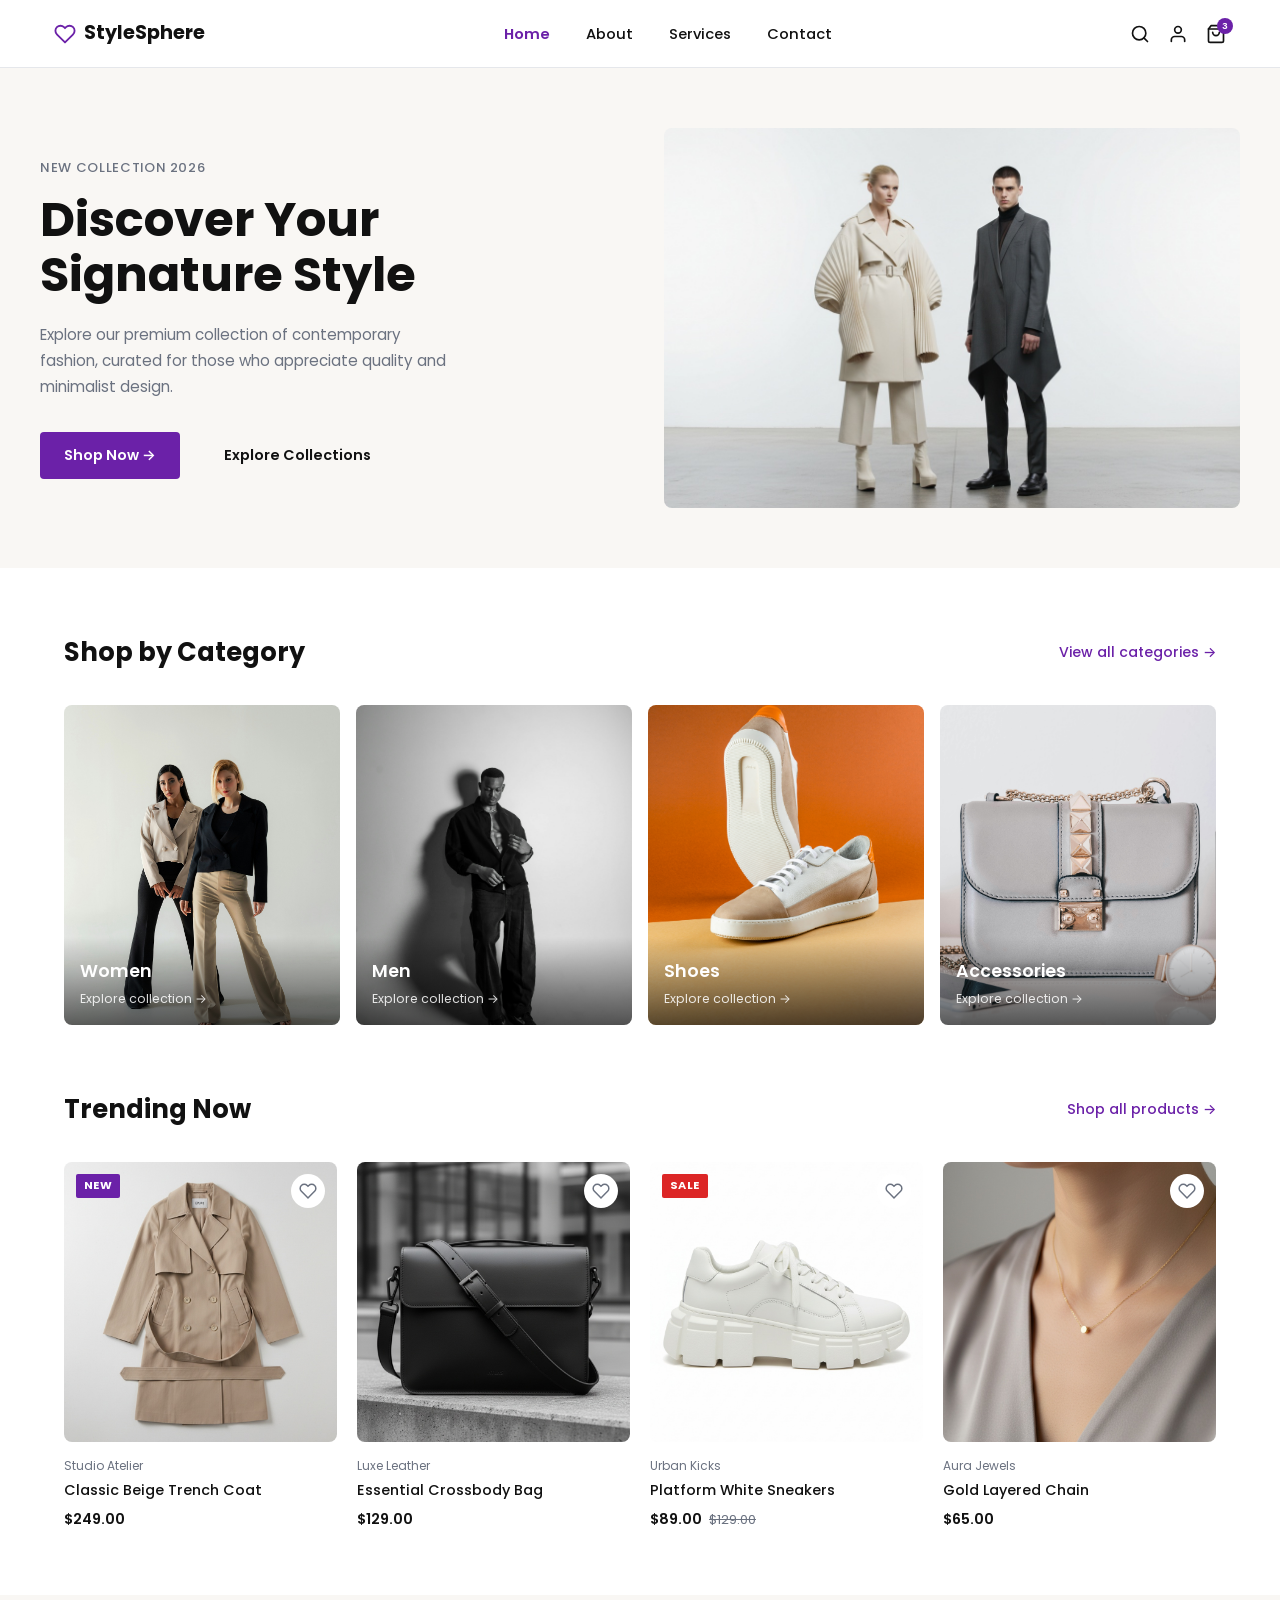
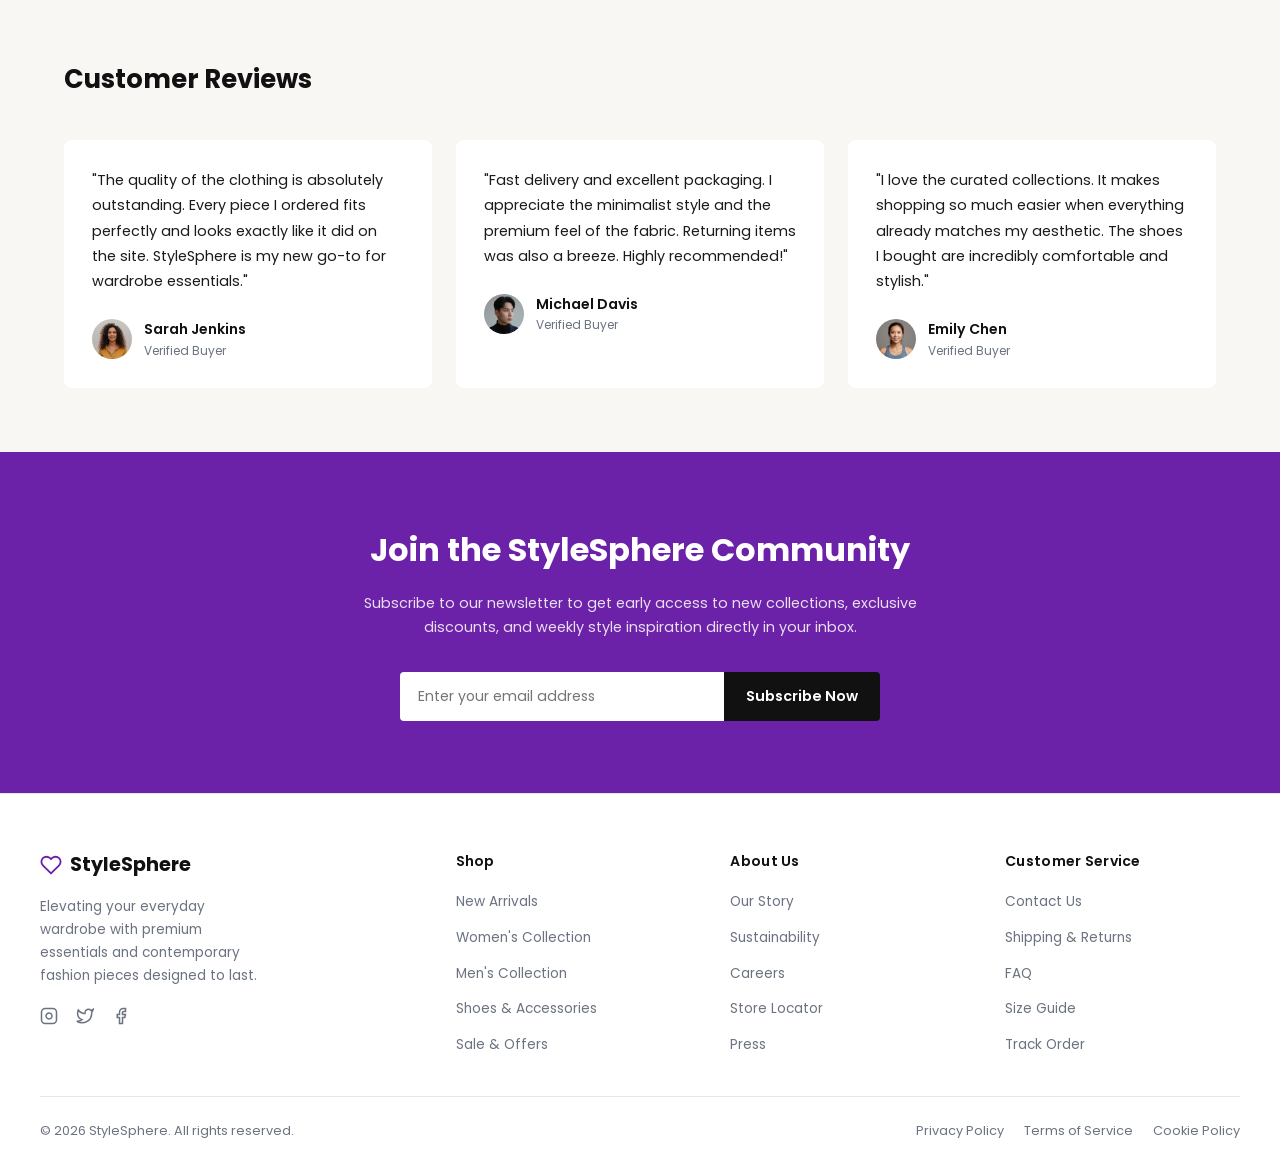
<file: index.html>
<!DOCTYPE html>
<html lang="en">
<head>
    <meta charset="UTF-8"/>
    <meta name="viewport" content="width=device-width, initial-scale=1.0"/>
    <title>StyleSphere — Home</title>
    <link rel="stylesheet" href="./styles/component.css"/>
    <link rel="stylesheet" href="./styles/home.css"/>
</head>
<body>

  <!-- HEADER -->
  <header class="site-header">
    <div class="header-inner">

      <a href="index.html" class="logo">
        <svg viewBox="0 0 24 24" fill="none" stroke="currentColor" stroke-width="2" stroke-linecap="round" stroke-linejoin="round">
          <path d="M20.84 4.61a5.5 5.5 0 0 0-7.78 0L12 5.67l-1.06-1.06a5.5 5.5 0 0 0-7.78 7.78l1.06 1.06L12 21.23l7.78-7.78 1.06-1.06a5.5 5.5 0 0 0 0-7.78z"/>
        </svg>
        StyleSphere
      </a>

      <nav>
        <ul class="nav-links">
          <li><a href="index.html" class="active">Home</a></li>
          <li><a href="./pages/about.html">About</a></li>
          <li><a href="./pages/services.html">Services</a></li>
          <li><a href="./pages/contact.html">Contact</a></li>
        </ul>
      </nav>

      <div class="header-icons">
        <button aria-label="Search">
          <svg width="20" height="20" viewBox="0 0 24 24" fill="none" stroke="currentColor" stroke-width="2" stroke-linecap="round" stroke-linejoin="round">
            <circle cx="11" cy="11" r="8"/><line x1="21" y1="21" x2="16.65" y2="16.65"/>
          </svg>
        </button>
        <button aria-label="Account">
          <svg width="20" height="20" viewBox="0 0 24 24" fill="none" stroke="currentColor" stroke-width="2" stroke-linecap="round" stroke-linejoin="round">
            <path d="M20 21v-2a4 4 0 0 0-4-4H8a4 4 0 0 0-4 4v2"/><circle cx="12" cy="7" r="4"/>
          </svg>
        </button>
        <button aria-label="Cart" style="position:relative;">
          <svg width="20" height="20" viewBox="0 0 24 24" fill="none" stroke="currentColor" stroke-width="2" stroke-linecap="round" stroke-linejoin="round">
            <path d="M6 2 3 6v14a2 2 0 0 0 2 2h14a2 2 0 0 0 2-2V6l-3-4z"/><line x1="3" y1="6" x2="21" y2="6"/><path d="M16 10a4 4 0 0 1-8 0"/>
          </svg>
          <span class="cart-badge">3</span>
        </button>
      </div>

      <button class="hamburger" aria-label="Toggle menu">
        <span></span>
        <span></span>
        <span></span>
      </button>

    </div>
  </header>

  <!-- Mobile Nav -->
  <nav class="mobile-nav">
    <a href="index.html" class="active">Home</a>
    <a href="./pages/about.html">About</a>
    <a href="./pages/services.html">Services</a>
    <a href="./pages/contact.html">Contact</a>
  </nav>


  <!-- MAIN CONTENT -->
  <main>

    <!-- Hero -->
    <section class="hero">
      <div class="hero-inner">
        <div class="hero-text">
          <p class="hero-tag">New Collection 2026</p>
          <h1>Discover Your<br/>Signature Style</h1>
          <p class="hero-sub">
            Explore our premium collection of contemporary fashion,
            curated for those who appreciate quality and minimalist design.
          </p>
          <div class="hero-actions">
            <a href="#" class="btn btn-primary">Shop Now →</a>
            <a href="#" class="btn btn-ghost">Explore Collections</a>
          </div>
        </div>
        <div class="hero-image">
          <img src="./assets/images/img1.jpg" alt="New Collection 2025" />
        </div>
      </div>
    </section>


    <!-- Shop by Category -->
    <section class="categories">
      <div class="section-inner">
        <div class="section-header">
          <h2>Shop by Category</h2>
          <a href="#" class="view-all">View all categories →</a>
        </div>
        <div class="category-grid">

          <div class="category-card">
            <img src="./assets/images/img15.jpg" alt="Women" />
            <div class="category-label">
              <span>Women</span>
              <a href="#">Explore collection →</a>
            </div>
          </div>

          <div class="category-card">
            <img src="./assets/images/img16.jpg" alt="Men" />
            <div class="category-label">
              <span>Men</span>
              <a href="#">Explore collection →</a>
            </div>
          </div>

          <div class="category-card">
            <img src="./assets/images/img17.jpg" alt="Shoes" />
            <div class="category-label">
              <span>Shoes</span>
              <a href="#">Explore collection →</a>
            </div>
          </div>

          <div class="category-card">
            <img src="./assets/images/img18.jpg" alt="Accessories" />
            <div class="category-label">
              <span>Accessories</span>
              <a href="#">Explore collection →</a>
            </div>
          </div>

        </div>
      </div>
    </section>


    <!-- Trending Now -->
    <section class="trending">
      <div class="section-inner">
        <div class="section-header">
          <h2>Trending Now</h2>
          <a href="#" class="view-all">Shop all products →</a>
        </div>
        <div class="product-grid">

          <div class="product-card">
            <div class="product-img-wrap">
              <span class="product-badge badge-new">New</span>
              <img src="./assets/images/img6.jpg" alt="Classic Beige Trench Coat" />
              <button class="wishlist-btn" aria-label="Wishlist">
                <svg width="18" height="18" viewBox="0 0 24 24" fill="none" stroke="currentColor" stroke-width="2"><path d="M20.84 4.61a5.5 5.5 0 0 0-7.78 0L12 5.67l-1.06-1.06a5.5 5.5 0 0 0-7.78 7.78l1.06 1.06L12 21.23l7.78-7.78 1.06-1.06a5.5 5.5 0 0 0 0-7.78z"/></svg>
              </button>
            </div>
            <div class="product-info">
              <p class="product-brand">Studio Atelier</p>
              <p class="product-name">Classic Beige Trench Coat</p>
              <p class="product-price">$249.00</p>
            </div>
          </div>

          <div class="product-card">
            <div class="product-img-wrap">
              <img src="./assets/images/img7.jpg" alt="Essential Crossbody Bag" />
              <button class="wishlist-btn" aria-label="Wishlist">
                <svg width="18" height="18" viewBox="0 0 24 24" fill="none" stroke="currentColor" stroke-width="2"><path d="M20.84 4.61a5.5 5.5 0 0 0-7.78 0L12 5.67l-1.06-1.06a5.5 5.5 0 0 0-7.78 7.78l1.06 1.06L12 21.23l7.78-7.78 1.06-1.06a5.5 5.5 0 0 0 0-7.78z"/></svg>
              </button>
            </div>
            <div class="product-info">
              <p class="product-brand">Luxe Leather</p>
              <p class="product-name">Essential Crossbody Bag</p>
              <p class="product-price">$129.00</p>
            </div>
          </div>

          <div class="product-card">
            <div class="product-img-wrap">
              <span class="product-badge badge-sale">Sale</span>
              <img src="./assets/images/img8.jpg" alt="Platform White Sneakers" />
              <button class="wishlist-btn" aria-label="Wishlist">
                <svg width="18" height="18" viewBox="0 0 24 24" fill="none" stroke="currentColor" stroke-width="2"><path d="M20.84 4.61a5.5 5.5 0 0 0-7.78 0L12 5.67l-1.06-1.06a5.5 5.5 0 0 0-7.78 7.78l1.06 1.06L12 21.23l7.78-7.78 1.06-1.06a5.5 5.5 0 0 0 0-7.78z"/></svg>
              </button>
            </div>
            <div class="product-info">
              <p class="product-brand">Urban Kicks</p>
              <p class="product-name">Platform White Sneakers</p>
              <p class="product-price">$89.00 <span class="price-old">$129.00</span></p>
            </div>
          </div>

          <div class="product-card">
            <div class="product-img-wrap">
              <img src="./assets/images/img9.jpg" alt="Gold Layered Chain" />
              <button class="wishlist-btn" aria-label="Wishlist">
                <svg width="18" height="18" viewBox="0 0 24 24" fill="none" stroke="currentColor" stroke-width="2"><path d="M20.84 4.61a5.5 5.5 0 0 0-7.78 0L12 5.67l-1.06-1.06a5.5 5.5 0 0 0-7.78 7.78l1.06 1.06L12 21.23l7.78-7.78 1.06-1.06a5.5 5.5 0 0 0 0-7.78z"/></svg>
              </button>
            </div>
            <div class="product-info">
              <p class="product-brand">Aura Jewels</p>
              <p class="product-name">Gold Layered Chain</p>
              <p class="product-price">$65.00</p>
            </div>
          </div>

        </div>
      </div>
    </section>


    <!-- Customer Reviews -->
    <section class="reviews">
      <div class="section-inner">
        <h2>Customer Reviews</h2>
        <div class="reviews-grid">

          <div class="review-card">
            <p>"The quality of the clothing is absolutely outstanding. Every piece I ordered fits perfectly and looks exactly like it did on the site. StyleSphere is my new go-to for wardrobe essentials."</p>
            <div class="reviewer">
              <img src="./assets/images/img13.jpg" alt="Sarah Jenkins" />
              <div>
                <p class="reviewer-name">Sarah Jenkins</p>
                <p class="reviewer-tag">Verified Buyer</p>
              </div>
            </div>
          </div>

          <div class="review-card">
            <p>"Fast delivery and excellent packaging. I appreciate the minimalist style and the premium feel of the fabric. Returning items was also a breeze. Highly recommended!"</p>
            <div class="reviewer">
              <img src="./assets/images/img10.jpg" alt="Michael Davis" />
              <div>
                <p class="reviewer-name">Michael Davis</p>
                <p class="reviewer-tag">Verified Buyer</p>
              </div>
            </div>
          </div>

          <div class="review-card">
            <p>"I love the curated collections. It makes shopping so much easier when everything already matches my aesthetic. The shoes I bought are incredibly comfortable and stylish."</p>
            <div class="reviewer">
              <img src="./assets/images/img12.jpg" alt="Emily Chen" />
              <div>
                <p class="reviewer-name">Emily Chen</p>
                <p class="reviewer-tag">Verified Buyer</p>
              </div>
            </div>
          </div>

        </div>
      </div>
    </section>


    <!-- CTA Banner -->
    <section class="cta-banner">
      <div class="cta-inner">
        <h2>Join the StyleSphere Community</h2>
        <p>Subscribe to our newsletter to get early access to new collections, exclusive discounts, and weekly style inspiration directly in your inbox.</p>
        <div class="cta-form">
          <input type="email" placeholder="Enter your email address" />
          <button class="btn btn-dark">Subscribe Now</button>
        </div>
      </div>
    </section>

  </main>


  <!--FOOTER -->
  <footer class="site-footer">
    <div class="footer-inner">
      <div class="footer-top">

        <div class="footer-brand">
          <a href="index.html" class="logo">
            <svg viewBox="0 0 24 24" fill="none" stroke="currentColor" stroke-width="2" stroke-linecap="round" stroke-linejoin="round">
              <path d="M20.84 4.61a5.5 5.5 0 0 0-7.78 0L12 5.67l-1.06-1.06a5.5 5.5 0 0 0-7.78 7.78l1.06 1.06L12 21.23l7.78-7.78 1.06-1.06a5.5 5.5 0 0 0 0-7.78z"/>
            </svg>
            StyleSphere
          </a>
          <p>Elevating your everyday wardrobe with premium essentials and contemporary fashion pieces designed to last.</p>
          <div class="footer-social">
            <a href="#" aria-label="Instagram">
              <svg width="18" height="18" viewBox="0 0 24 24" fill="none" stroke="currentColor" stroke-width="2"><rect x="2" y="2" width="20" height="20" rx="5"/><path d="M16 11.37A4 4 0 1 1 12.63 8 4 4 0 0 1 16 11.37z"/><line x1="17.5" y1="6.5" x2="17.51" y2="6.5"/></svg>
            </a>
            <a href="#" aria-label="Twitter">
              <svg width="18" height="18" viewBox="0 0 24 24" fill="none" stroke="currentColor" stroke-width="2"><path d="M23 3a10.9 10.9 0 0 1-3.14 1.53 4.48 4.48 0 0 0-7.86 3v1A10.66 10.66 0 0 1 3 4s-4 9 5 13a11.64 11.64 0 0 1-7 2c9 5 20 0 20-11.5a4.5 4.5 0 0 0-.08-.83A7.72 7.72 0 0 0 23 3z"/></svg>
            </a>
            <a href="#" aria-label="Facebook">
              <svg width="18" height="18" viewBox="0 0 24 24" fill="none" stroke="currentColor" stroke-width="2"><path d="M18 2h-3a5 5 0 0 0-5 5v3H7v4h3v8h4v-8h3l1-4h-4V7a1 1 0 0 1 1-1h3z"/></svg>
            </a>
          </div>
        </div>

        <div class="footer-col">
          <h4>Shop</h4>
          <ul>
            <li><a href="#">New Arrivals</a></li>
            <li><a href="#">Women's Collection</a></li>
            <li><a href="#">Men's Collection</a></li>
            <li><a href="#">Shoes & Accessories</a></li>
            <li><a href="#">Sale & Offers</a></li>
          </ul>
        </div>

        <div class="footer-col">
          <h4>About Us</h4>
          <ul>
            <li><a href="about.html">Our Story</a></li>
            <li><a href="#">Sustainability</a></li>
            <li><a href="#">Careers</a></li>
            <li><a href="#">Store Locator</a></li>
            <li><a href="#">Press</a></li>
          </ul>
        </div>

        <div class="footer-col">
          <h4>Customer Service</h4>
          <ul>
            <li><a href="contact.html">Contact Us</a></li>
            <li><a href="#">Shipping & Returns</a></li>
            <li><a href="#">FAQ</a></li>
            <li><a href="#">Size Guide</a></li>
            <li><a href="#">Track Order</a></li>
          </ul>
        </div>

      </div>

      <div class="footer-bottom">
        <p>© 2026 StyleSphere. All rights reserved.</p>
        <div class="footer-legal">
          <a href="#">Privacy Policy</a>
          <a href="#">Terms of Service</a>
          <a href="#">Cookie Policy</a>
        </div>
      </div>
    </div>
  </footer>

  <script src="./js/main.js"></script>
</body>
</html>
</file>
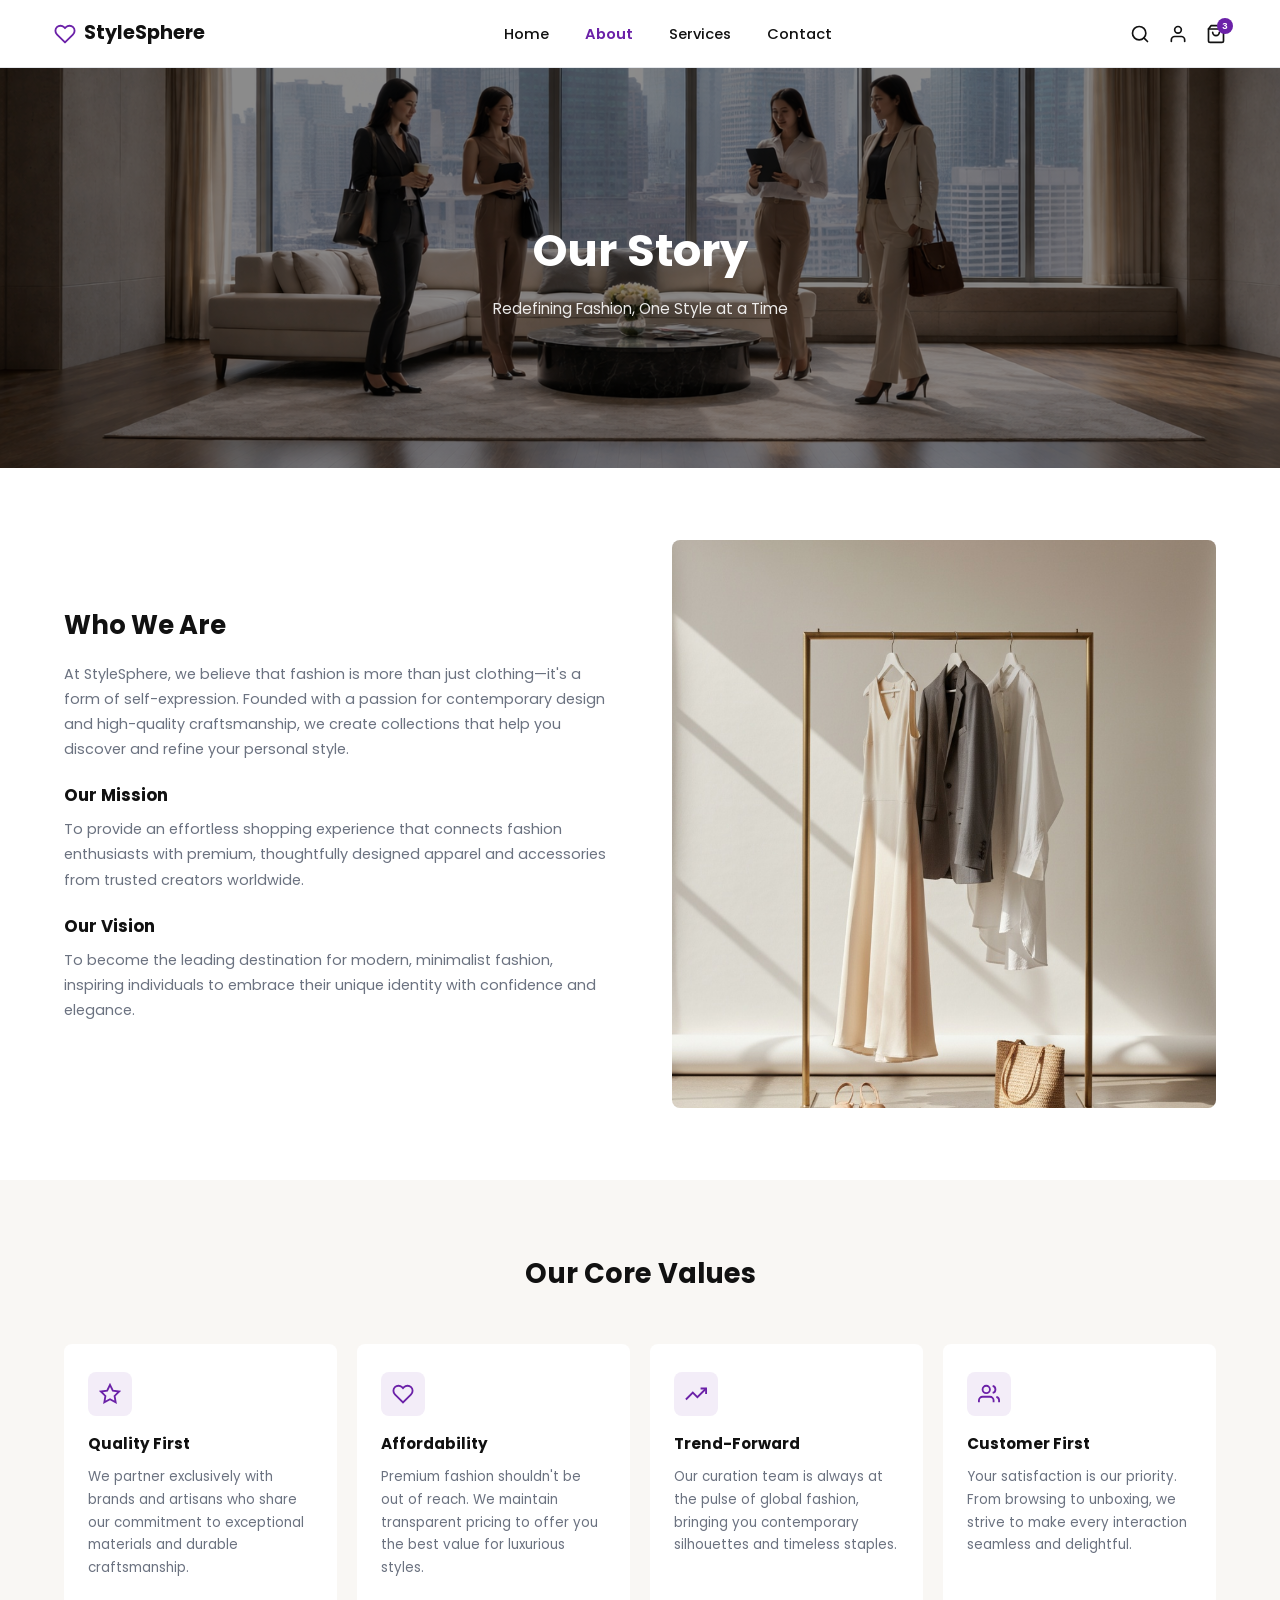
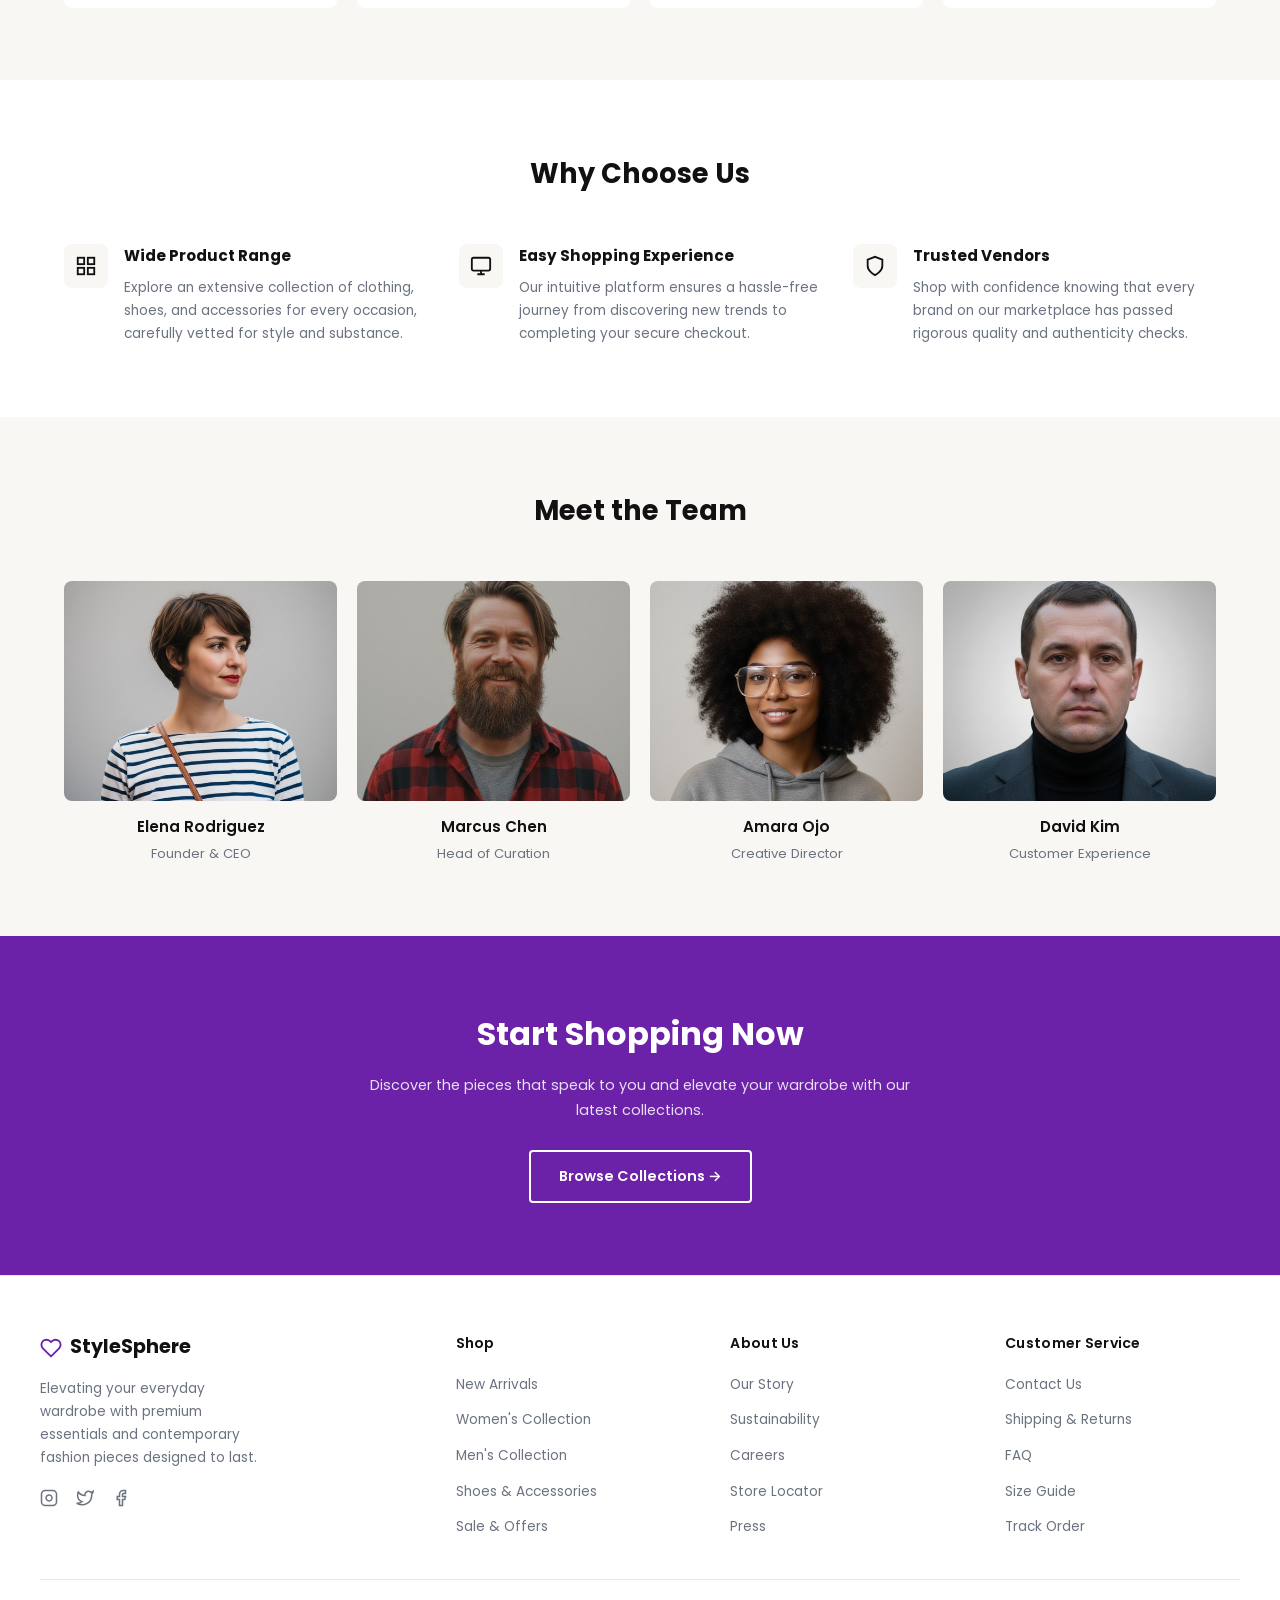
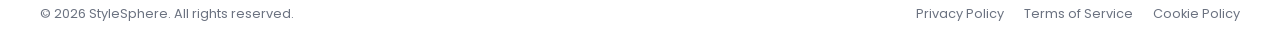
<file: pages/about.html>
<!DOCTYPE html>
<html lang="en">
<head>
    <meta charset="UTF-8"/>
    <meta name="viewport" content="width=device-width, initial-scale=1.0"/>
    <title>StyleSphere — About</title>
    <link rel="stylesheet" href="../styles/component.css"/>
    <link rel="stylesheet" href="../styles/about.css"/>
</head>
<body>

  <!--HEADER-->
  <header class="site-header">
    <div class="header-inner">

      <a href="index.html" class="logo">
        <svg viewBox="0 0 24 24" fill="none" stroke="currentColor" stroke-width="2" stroke-linecap="round" stroke-linejoin="round">
          <path d="M20.84 4.61a5.5 5.5 0 0 0-7.78 0L12 5.67l-1.06-1.06a5.5 5.5 0 0 0-7.78 7.78l1.06 1.06L12 21.23l7.78-7.78 1.06-1.06a5.5 5.5 0 0 0 0-7.78z"/>
        </svg>
        StyleSphere
      </a>

      <nav>
        <ul class="nav-links">
          <li><a href="../index.html">Home</a></li>
          <li><a href="./about.html" class="active">About</a></li>
          <li><a href="./services.html">Services</a></li>
          <li><a href="./contact.html">Contact</a></li>
        </ul>
      </nav>

      <div class="header-icons">
        <button aria-label="Search">
          <svg width="20" height="20" viewBox="0 0 24 24" fill="none" stroke="currentColor" stroke-width="2" stroke-linecap="round" stroke-linejoin="round">
            <circle cx="11" cy="11" r="8"/><line x1="21" y1="21" x2="16.65" y2="16.65"/>
          </svg>
        </button>
        <button aria-label="Account">
          <svg width="20" height="20" viewBox="0 0 24 24" fill="none" stroke="currentColor" stroke-width="2" stroke-linecap="round" stroke-linejoin="round">
            <path d="M20 21v-2a4 4 0 0 0-4-4H8a4 4 0 0 0-4 4v2"/><circle cx="12" cy="7" r="4"/>
          </svg>
        </button>
        <button aria-label="Cart" style="position:relative;">
          <svg width="20" height="20" viewBox="0 0 24 24" fill="none" stroke="currentColor" stroke-width="2" stroke-linecap="round" stroke-linejoin="round">
            <path d="M6 2 3 6v14a2 2 0 0 0 2 2h14a2 2 0 0 0 2-2V6l-3-4z"/><line x1="3" y1="6" x2="21" y2="6"/><path d="M16 10a4 4 0 0 1-8 0"/>
          </svg>
          <span class="cart-badge">3</span>
        </button>
      </div>

      <button class="hamburger" aria-label="Toggle menu">
        <span></span>
        <span></span>
        <span></span>
      </button>

    </div>
  </header>

  <!-- Mobile Nav -->
  <nav class="mobile-nav">
    <a href="../index.html">Home</a>
    <a href="./about.html" class="active">About</a>
    <a href="./services.html">Services</a>
    <a href="./contact.html">Contact</a>
  </nav>


  <!-- MAIN CONTENT -->
  <main>

    <!-- Hero -->
    <section class="about-hero">
      <img src="../assets/images/img20.png" alt="Our Story" class="hero-bg" />
      <div class="hero-overlay">
        <h1>Our Story</h1>
        <p>Redefining Fashion, One Style at a Time</p>
      </div>
    </section>


    <!-- Who We Are -->
    <section class="who-we-are">
      <div class="section-inner">
        <div class="who-grid">
          <div class="who-text">
            <h2>Who We Are</h2>
            <p>At StyleSphere, we believe that fashion is more than just clothing—it's a form of self-expression. Founded with a passion for contemporary design and high-quality craftsmanship, we create collections that help you discover and refine your personal style.</p>

            <h3>Our Mission</h3>
            <p>To provide an effortless shopping experience that connects fashion enthusiasts with premium, thoughtfully designed apparel and accessories from trusted creators worldwide.</p>

            <h3>Our Vision</h3>
            <p>To become the leading destination for modern, minimalist fashion, inspiring individuals to embrace their unique identity with confidence and elegance.</p>
          </div>
          <div class="who-image">
            <img src="../assets/images/img14.jpg" alt="StyleSphere collection" />
          </div>
        </div>
      </div>
    </section>


    <!-- Core Values -->
    <section class="core-values">
      <div class="section-inner">
        <h2 class="section-title">Our Core Values</h2>
        <div class="values-grid">

          <div class="value-card">
            <div class="value-icon">
              <svg width="22" height="22" viewBox="0 0 24 24" fill="none" stroke="currentColor" stroke-width="2"><polygon points="12 2 15.09 8.26 22 9.27 17 14.14 18.18 21.02 12 17.77 5.82 21.02 7 14.14 2 9.27 8.91 8.26 12 2"/></svg>
            </div>
            <h4>Quality First</h4>
            <p>We partner exclusively with brands and artisans who share our commitment to exceptional materials and durable craftsmanship.</p>
          </div>

          <div class="value-card">
            <div class="value-icon">
              <svg width="22" height="22" viewBox="0 0 24 24" fill="none" stroke="currentColor" stroke-width="2"><path d="M20.84 4.61a5.5 5.5 0 0 0-7.78 0L12 5.67l-1.06-1.06a5.5 5.5 0 0 0-7.78 7.78l1.06 1.06L12 21.23l7.78-7.78 1.06-1.06a5.5 5.5 0 0 0 0-7.78z"/></svg>
            </div>
            <h4>Affordability</h4>
            <p>Premium fashion shouldn't be out of reach. We maintain transparent pricing to offer you the best value for luxurious styles.</p>
          </div>

          <div class="value-card">
            <div class="value-icon">
              <svg width="22" height="22" viewBox="0 0 24 24" fill="none" stroke="currentColor" stroke-width="2"><polyline points="23 6 13.5 15.5 8.5 10.5 1 18"/><polyline points="17 6 23 6 23 12"/></svg>
            </div>
            <h4>Trend-Forward</h4>
            <p>Our curation team is always at the pulse of global fashion, bringing you contemporary silhouettes and timeless staples.</p>
          </div>

          <div class="value-card">
            <div class="value-icon">
              <svg width="22" height="22" viewBox="0 0 24 24" fill="none" stroke="currentColor" stroke-width="2"><path d="M17 21v-2a4 4 0 0 0-4-4H5a4 4 0 0 0-4 4v2"/><circle cx="9" cy="7" r="4"/><path d="M23 21v-2a4 4 0 0 0-3-3.87"/><path d="M16 3.13a4 4 0 0 1 0 7.75"/></svg>
            </div>
            <h4>Customer First</h4>
            <p>Your satisfaction is our priority. From browsing to unboxing, we strive to make every interaction seamless and delightful.</p>
          </div>

        </div>
      </div>
    </section>


    <!-- Why Choose Us -->
    <section class="why-choose">
      <div class="section-inner">
        <h2 class="section-title">Why Choose Us</h2>
        <div class="why-grid">

          <div class="why-item">
            <div class="why-icon">
              <svg width="22" height="22" viewBox="0 0 24 24" fill="none" stroke="currentColor" stroke-width="2"><rect x="3" y="3" width="7" height="7"/><rect x="14" y="3" width="7" height="7"/><rect x="14" y="14" width="7" height="7"/><rect x="3" y="14" width="7" height="7"/></svg>
            </div>
            <div>
              <h4>Wide Product Range</h4>
              <p>Explore an extensive collection of clothing, shoes, and accessories for every occasion, carefully vetted for style and substance.</p>
            </div>
          </div>

          <div class="why-item">
            <div class="why-icon">
              <svg width="22" height="22" viewBox="0 0 24 24" fill="none" stroke="currentColor" stroke-width="2"><rect x="2" y="3" width="20" height="14" rx="2"/><path d="M8 21h8M12 17v4"/></svg>
            </div>
            <div>
              <h4>Easy Shopping Experience</h4>
              <p>Our intuitive platform ensures a hassle-free journey from discovering new trends to completing your secure checkout.</p>
            </div>
          </div>

          <div class="why-item">
            <div class="why-icon">
              <svg width="22" height="22" viewBox="0 0 24 24" fill="none" stroke="currentColor" stroke-width="2"><path d="M12 22s8-4 8-10V5l-8-3-8 3v7c0 6 8 10 8 10z"/></svg>
            </div>
            <div>
              <h4>Trusted Vendors</h4>
              <p>Shop with confidence knowing that every brand on our marketplace has passed rigorous quality and authenticity checks.</p>
            </div>
          </div>

        </div>
      </div>
    </section>


    <!-- Meet the Team -->
    <section class="team">
      <div class="section-inner">
        <h2 class="section-title">Meet the Team</h2>
        <div class="team-grid">

          <div class="team-card">
            <img src="../assets/images/img2.jpg" alt="Elena Rodriguez" />
            <p class="team-name">Elena Rodriguez</p>
            <p class="team-role">Founder & CEO</p>
          </div>

          <div class="team-card">
            <img src="../assets/images/img3.jpg" alt="Marcus Chen" />
            <p class="team-name">Marcus Chen</p>
            <p class="team-role">Head of Curation</p>
          </div>

          <div class="team-card">
            <img src="../assets/images/img4.jpg" alt="Amara Ojo" />
            <p class="team-name">Amara Ojo</p>
            <p class="team-role">Creative Director</p>
          </div>

          <div class="team-card">
            <img src="../assets/images/img5.jpg" alt="David Kim" />
            <p class="team-name">David Kim</p>
            <p class="team-role">Customer Experience</p>
          </div>

        </div>
      </div>
    </section>


    <!-- CTA Banner -->
    <section class="cta-banner">
      <div class="cta-inner">
        <h2>Start Shopping Now</h2>
        <p>Discover the pieces that speak to you and elevate your wardrobe with our latest collections.</p>
        <a href="#" class="btn-outline">Browse Collections →</a>
      </div>
    </section>

  </main>


  <!-- FOOTER -->
  <footer class="site-footer">
    <div class="footer-inner">
      <div class="footer-top">

        <div class="footer-brand">
          <a href="index.html" class="logo">
            <svg viewBox="0 0 24 24" fill="none" stroke="currentColor" stroke-width="2" stroke-linecap="round" stroke-linejoin="round">
              <path d="M20.84 4.61a5.5 5.5 0 0 0-7.78 0L12 5.67l-1.06-1.06a5.5 5.5 0 0 0-7.78 7.78l1.06 1.06L12 21.23l7.78-7.78 1.06-1.06a5.5 5.5 0 0 0 0-7.78z"/>
            </svg>
            StyleSphere
          </a>
          <p>Elevating your everyday wardrobe with premium essentials and contemporary fashion pieces designed to last.</p>
          <div class="footer-social">
            <a href="#" aria-label="Instagram">
              <svg width="18" height="18" viewBox="0 0 24 24" fill="none" stroke="currentColor" stroke-width="2"><rect x="2" y="2" width="20" height="20" rx="5"/><path d="M16 11.37A4 4 0 1 1 12.63 8 4 4 0 0 1 16 11.37z"/><line x1="17.5" y1="6.5" x2="17.51" y2="6.5"/></svg>
            </a>
            <a href="#" aria-label="Twitter">
              <svg width="18" height="18" viewBox="0 0 24 24" fill="none" stroke="currentColor" stroke-width="2"><path d="M23 3a10.9 10.9 0 0 1-3.14 1.53 4.48 4.48 0 0 0-7.86 3v1A10.66 10.66 0 0 1 3 4s-4 9 5 13a11.64 11.64 0 0 1-7 2c9 5 20 0 20-11.5a4.5 4.5 0 0 0-.08-.83A7.72 7.72 0 0 0 23 3z"/></svg>
            </a>
            <a href="#" aria-label="Facebook">
              <svg width="18" height="18" viewBox="0 0 24 24" fill="none" stroke="currentColor" stroke-width="2"><path d="M18 2h-3a5 5 0 0 0-5 5v3H7v4h3v8h4v-8h3l1-4h-4V7a1 1 0 0 1 1-1h3z"/></svg>
            </a>
          </div>
        </div>

        <div class="footer-col">
          <h4>Shop</h4>
          <ul>
            <li><a href="#">New Arrivals</a></li>
            <li><a href="#">Women's Collection</a></li>
            <li><a href="#">Men's Collection</a></li>
            <li><a href="#">Shoes & Accessories</a></li>
            <li><a href="#">Sale & Offers</a></li>
          </ul>
        </div>

        <div class="footer-col">
          <h4>About Us</h4>
          <ul>
            <li><a href="about.html">Our Story</a></li>
            <li><a href="#">Sustainability</a></li>
            <li><a href="#">Careers</a></li>
            <li><a href="#">Store Locator</a></li>
            <li><a href="#">Press</a></li>
          </ul>
        </div>

        <div class="footer-col">
          <h4>Customer Service</h4>
          <ul>
            <li><a href="contact.html">Contact Us</a></li>
            <li><a href="#">Shipping & Returns</a></li>
            <li><a href="#">FAQ</a></li>
            <li><a href="#">Size Guide</a></li>
            <li><a href="#">Track Order</a></li>
          </ul>
        </div>

      </div>

      <div class="footer-bottom">
        <p>© 2026 StyleSphere. All rights reserved.</p>
        <div class="footer-legal">
          <a href="#">Privacy Policy</a>
          <a href="#">Terms of Service</a>
          <a href="#">Cookie Policy</a>
        </div>
      </div>
    </div>
  </footer>

  <script src="../js/main.js"></script>
</body>
</html>
</file>
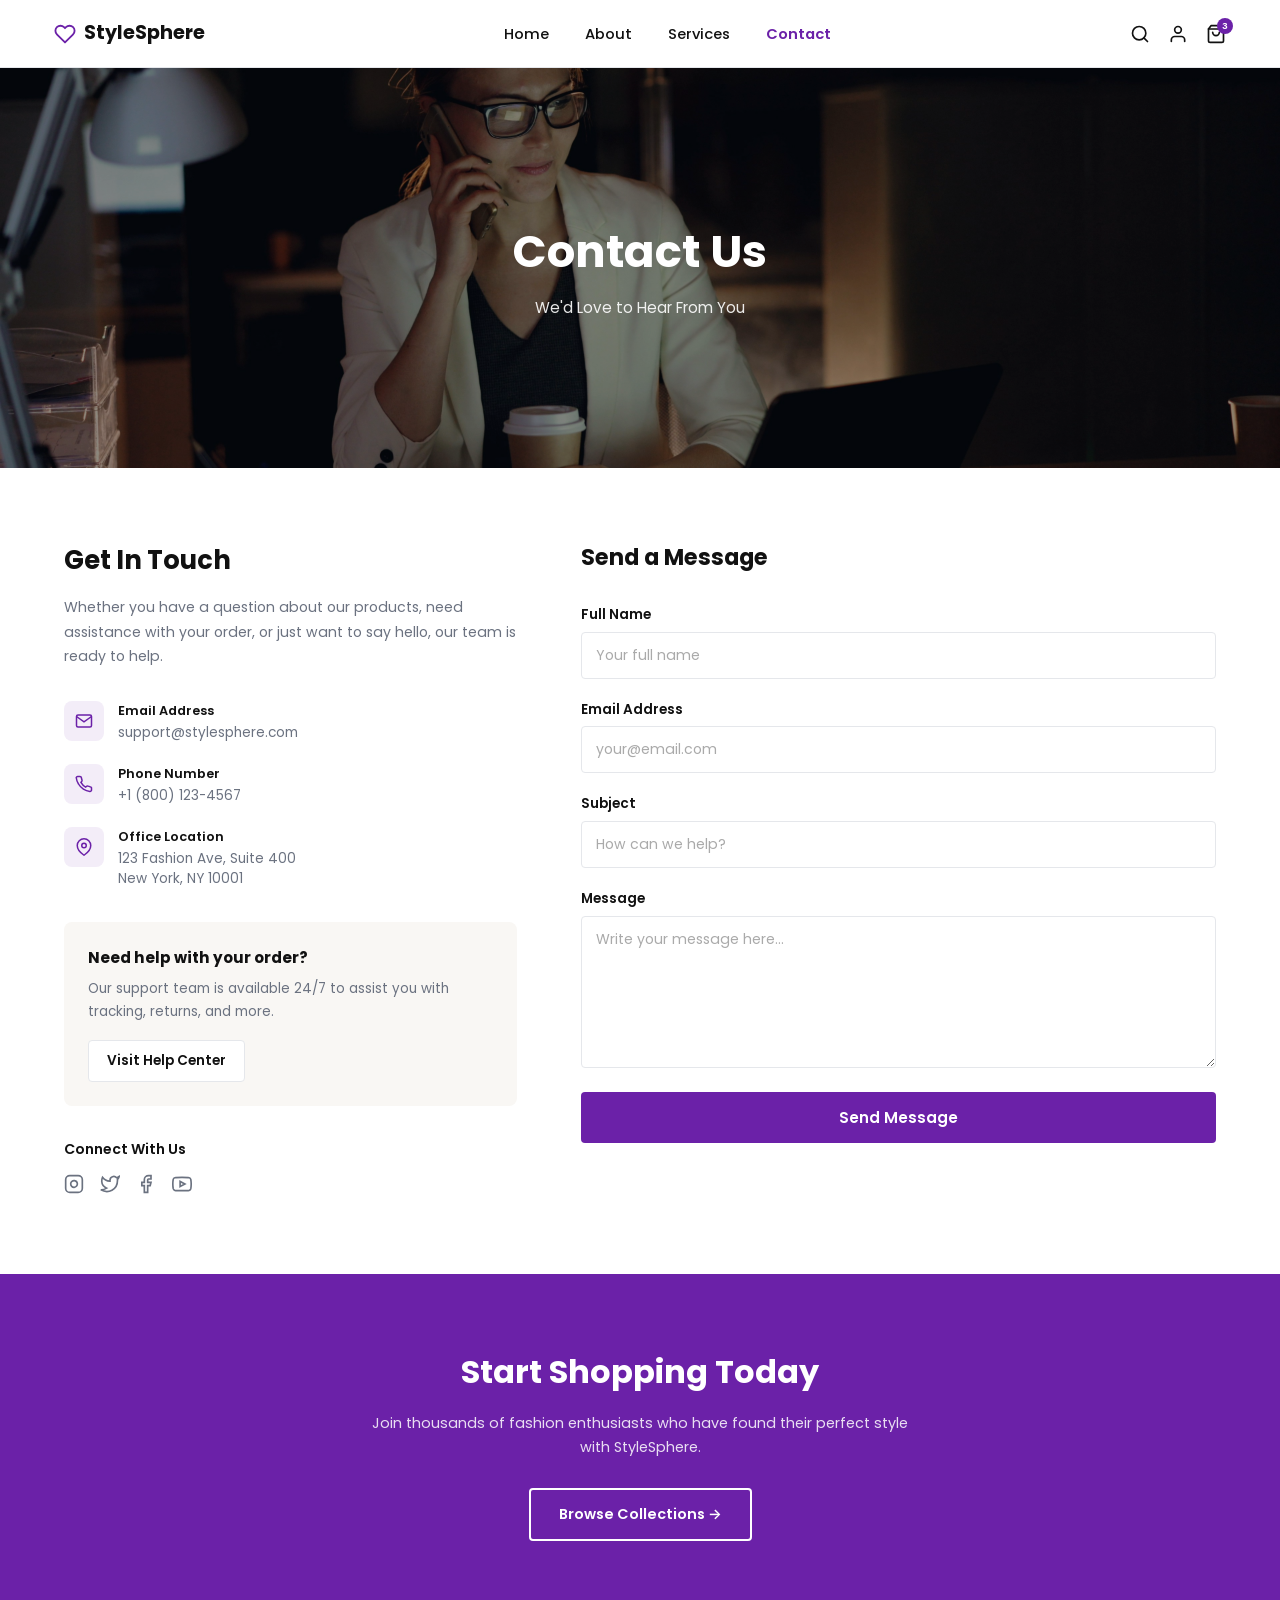
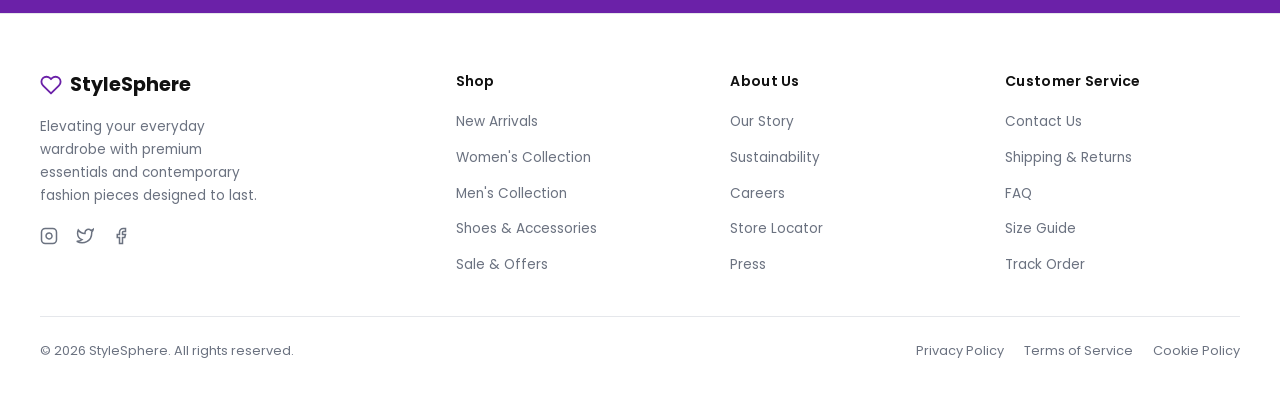
<file: pages/contact.html>
<!DOCTYPE html>
<html lang="en">
<head>
    <meta charset="UTF-8"/>
    <meta name="viewport" content="width=device-width, initial-scale=1.0"/>
    <title>StyleSphere — Contact</title>
    <link rel="stylesheet" href="../styles/component.css"/>
    <link rel="stylesheet" href="../styles/contact.css"/>
</head>
<body>

  <!-- HEADER -->
  <header class="site-header">
    <div class="header-inner">

      <a href="index.html" class="logo">
        <svg viewBox="0 0 24 24" fill="none" stroke="currentColor" stroke-width="2" stroke-linecap="round" stroke-linejoin="round">
          <path d="M20.84 4.61a5.5 5.5 0 0 0-7.78 0L12 5.67l-1.06-1.06a5.5 5.5 0 0 0-7.78 7.78l1.06 1.06L12 21.23l7.78-7.78 1.06-1.06a5.5 5.5 0 0 0 0-7.78z"/>
        </svg>
        StyleSphere
      </a>

      <nav>
        <ul class="nav-links">
          <li><a href="../index.html">Home</a></li>
          <li><a href="./about.html">About</a></li>
          <li><a href="./services.html">Services</a></li>
          <li><a href="./contact.html" class="active">Contact</a></li>
        </ul>
      </nav>

      <div class="header-icons">
        <button aria-label="Search">
          <svg width="20" height="20" viewBox="0 0 24 24" fill="none" stroke="currentColor" stroke-width="2" stroke-linecap="round" stroke-linejoin="round">
            <circle cx="11" cy="11" r="8"/><line x1="21" y1="21" x2="16.65" y2="16.65"/>
          </svg>
        </button>
        <button aria-label="Account">
          <svg width="20" height="20" viewBox="0 0 24 24" fill="none" stroke="currentColor" stroke-width="2" stroke-linecap="round" stroke-linejoin="round">
            <path d="M20 21v-2a4 4 0 0 0-4-4H8a4 4 0 0 0-4 4v2"/><circle cx="12" cy="7" r="4"/>
          </svg>
        </button>
        <button aria-label="Cart" style="position:relative;">
          <svg width="20" height="20" viewBox="0 0 24 24" fill="none" stroke="currentColor" stroke-width="2" stroke-linecap="round" stroke-linejoin="round">
            <path d="M6 2 3 6v14a2 2 0 0 0 2 2h14a2 2 0 0 0 2-2V6l-3-4z"/><line x1="3" y1="6" x2="21" y2="6"/><path d="M16 10a4 4 0 0 1-8 0"/>
          </svg>
          <span class="cart-badge">3</span>
        </button>
      </div>

      <button class="hamburger" aria-label="Toggle menu">
        <span></span>
        <span></span>
        <span></span>
      </button>

    </div>
  </header>

  <!-- Mobile Nav -->
  <nav class="mobile-nav">
    <a href="../index.html">Home</a>
    <a href="./about.html">About</a>
    <a href="./services.html">Services</a>
    <a href="./contact.html" class="active">Contact</a>
  </nav>


  <!-- MAIN CONTENT-->
  <main>

    <!-- Hero -->
    <section class="contact-hero">
      <img src="../assets/images/img21.jpg" alt="Contact Us" class="hero-bg" />
      <div class="hero-overlay">
        <h1>Contact Us</h1>
        <p>We'd Love to Hear From You</p>
      </div>
    </section>


    <!-- Get In Touch + Form -->
    <section class="contact-section">
      <div class="section-inner">
        <div class="contact-grid">

          <!-- Left: Info -->
          <div class="contact-info">
            <h2>Get In Touch</h2>
            <p class="contact-intro">Whether you have a question about our products, need assistance with your order, or just want to say hello, our team is ready to help.</p>

            <div class="contact-details">

              <div class="contact-detail-item">
                <div class="detail-icon">
                  <svg width="18" height="18" viewBox="0 0 24 24" fill="none" stroke="currentColor" stroke-width="2"><path d="M4 4h16c1.1 0 2 .9 2 2v12c0 1.1-.9 2-2 2H4c-1.1 0-2-.9-2-2V6c0-1.1.9-2 2-2z"/><polyline points="22,6 12,13 2,6"/></svg>
                </div>
                <div>
                  <p class="detail-label">Email Address</p>
                  <p class="detail-value">support@stylesphere.com</p>
                </div>
              </div>

              <div class="contact-detail-item">
                <div class="detail-icon">
                  <svg width="18" height="18" viewBox="0 0 24 24" fill="none" stroke="currentColor" stroke-width="2"><path d="M22 16.92v3a2 2 0 0 1-2.18 2 19.79 19.79 0 0 1-8.63-3.07A19.5 19.5 0 0 1 4.69 12a19.79 19.79 0 0 1-3.07-8.67A2 2 0 0 1 3.61 2h3a2 2 0 0 1 2 1.72c.127.96.361 1.903.7 2.81a2 2 0 0 1-.45 2.11L7.91 9.91a16 16 0 0 0 6.29 6.29l.91-.91a2 2 0 0 1 2.11-.45c.907.339 1.85.573 2.81.7A2 2 0 0 1 22 16.92z"/></svg>
                </div>
                <div>
                  <p class="detail-label">Phone Number</p>
                  <p class="detail-value">+1 (800) 123-4567</p>
                </div>
              </div>

              <div class="contact-detail-item">
                <div class="detail-icon">
                  <svg width="18" height="18" viewBox="0 0 24 24" fill="none" stroke="currentColor" stroke-width="2"><path d="M21 10c0 7-9 13-9 13s-9-6-9-13a9 9 0 0 1 18 0z"/><circle cx="12" cy="10" r="3"/></svg>
                </div>
                <div>
                  <p class="detail-label">Office Location</p>
                  <p class="detail-value">123 Fashion Ave, Suite 400<br/>New York, NY 10001</p>
                </div>
              </div>

            </div>

            <!-- Help Box -->
            <div class="help-box">
              <h4>Need help with your order?</h4>
              <p>Our support team is available 24/7 to assist you with tracking, returns, and more.</p>
              <a href="#" class="btn-help">Visit Help Center</a>
            </div>

            <!-- Social -->
            <div class="connect-section">
              <p class="connect-label">Connect With Us</p>
              <div class="social-icons">
                <a href="#" aria-label="Instagram">
                  <svg width="20" height="20" viewBox="0 0 24 24" fill="none" stroke="currentColor" stroke-width="2"><rect x="2" y="2" width="20" height="20" rx="5"/><path d="M16 11.37A4 4 0 1 1 12.63 8 4 4 0 0 1 16 11.37z"/><line x1="17.5" y1="6.5" x2="17.51" y2="6.5"/></svg>
                </a>
                <a href="#" aria-label="Twitter">
                  <svg width="20" height="20" viewBox="0 0 24 24" fill="none" stroke="currentColor" stroke-width="2"><path d="M23 3a10.9 10.9 0 0 1-3.14 1.53 4.48 4.48 0 0 0-7.86 3v1A10.66 10.66 0 0 1 3 4s-4 9 5 13a11.64 11.64 0 0 1-7 2c9 5 20 0 20-11.5a4.5 4.5 0 0 0-.08-.83A7.72 7.72 0 0 0 23 3z"/></svg>
                </a>
                <a href="#" aria-label="Facebook">
                  <svg width="20" height="20" viewBox="0 0 24 24" fill="none" stroke="currentColor" stroke-width="2"><path d="M18 2h-3a5 5 0 0 0-5 5v3H7v4h3v8h4v-8h3l1-4h-4V7a1 1 0 0 1 1-1h3z"/></svg>
                </a>
                <a href="#" aria-label="YouTube">
                  <svg width="20" height="20" viewBox="0 0 24 24" fill="none" stroke="currentColor" stroke-width="2"><path d="M22.54 6.42a2.78 2.78 0 0 0-1.95-1.96C18.88 4 12 4 12 4s-6.88 0-8.59.46a2.78 2.78 0 0 0-1.95 1.96A29 29 0 0 0 1 12a29 29 0 0 0 .46 5.58A2.78 2.78 0 0 0 3.41 19.6C5.12 20 12 20 12 20s6.88 0 8.59-.4a2.78 2.78 0 0 0 1.95-1.95A29 29 0 0 0 23 12a29 29 0 0 0-.46-5.58z"/><polygon points="9.75 15.02 15.5 12 9.75 8.98 9.75 15.02"/></svg>
                </a>
              </div>
            </div>
          </div>

          <!-- Right: Form -->
          <div class="contact-form-wrap">
            <h2>Send a Message</h2>

            <div class="form-group">
              <label for="fullname">Full Name</label>
              <input type="text" id="fullname" placeholder="Your full name" />
            </div>

            <div class="form-group">
              <label for="email">Email Address</label>
              <input type="email" id="email" placeholder="your@email.com" />
            </div>

            <div class="form-group">
              <label for="subject">Subject</label>
              <input type="text" id="subject" placeholder="How can we help?" />
            </div>

            <div class="form-group">
              <label for="message">Message</label>
              <textarea id="message" rows="6" placeholder="Write your message here..."></textarea>
            </div>

            <button class="btn-send">Send Message</button>
          </div>

        </div>
      </div>
    </section>


    <!-- CTA Banner -->
    <section class="cta-banner">
      <div class="cta-inner">
        <h2>Start Shopping Today</h2>
        <p>Join thousands of fashion enthusiasts who have found their perfect style with StyleSphere.</p>
        <a href="#" class="btn-outline">Browse Collections →</a>
      </div>
    </section>

  </main>


  <!--FOOTER -->
  <footer class="site-footer">
    <div class="footer-inner">
      <div class="footer-top">

        <div class="footer-brand">
          <a href="index.html" class="logo">
            <svg viewBox="0 0 24 24" fill="none" stroke="currentColor" stroke-width="2" stroke-linecap="round" stroke-linejoin="round">
              <path d="M20.84 4.61a5.5 5.5 0 0 0-7.78 0L12 5.67l-1.06-1.06a5.5 5.5 0 0 0-7.78 7.78l1.06 1.06L12 21.23l7.78-7.78 1.06-1.06a5.5 5.5 0 0 0 0-7.78z"/>
            </svg>
            StyleSphere
          </a>
          <p>Elevating your everyday wardrobe with premium essentials and contemporary fashion pieces designed to last.</p>
          <div class="footer-social">
            <a href="#" aria-label="Instagram">
              <svg width="18" height="18" viewBox="0 0 24 24" fill="none" stroke="currentColor" stroke-width="2"><rect x="2" y="2" width="20" height="20" rx="5"/><path d="M16 11.37A4 4 0 1 1 12.63 8 4 4 0 0 1 16 11.37z"/><line x1="17.5" y1="6.5" x2="17.51" y2="6.5"/></svg>
            </a>
            <a href="#" aria-label="Twitter">
              <svg width="18" height="18" viewBox="0 0 24 24" fill="none" stroke="currentColor" stroke-width="2"><path d="M23 3a10.9 10.9 0 0 1-3.14 1.53 4.48 4.48 0 0 0-7.86 3v1A10.66 10.66 0 0 1 3 4s-4 9 5 13a11.64 11.64 0 0 1-7 2c9 5 20 0 20-11.5a4.5 4.5 0 0 0-.08-.83A7.72 7.72 0 0 0 23 3z"/></svg>
            </a>
            <a href="#" aria-label="Facebook">
              <svg width="18" height="18" viewBox="0 0 24 24" fill="none" stroke="currentColor" stroke-width="2"><path d="M18 2h-3a5 5 0 0 0-5 5v3H7v4h3v8h4v-8h3l1-4h-4V7a1 1 0 0 1 1-1h3z"/></svg>
            </a>
          </div>
        </div>

        <div class="footer-col">
          <h4>Shop</h4>
          <ul>
            <li><a href="#">New Arrivals</a></li>
            <li><a href="#">Women's Collection</a></li>
            <li><a href="#">Men's Collection</a></li>
            <li><a href="#">Shoes & Accessories</a></li>
            <li><a href="#">Sale & Offers</a></li>
          </ul>
        </div>

        <div class="footer-col">
          <h4>About Us</h4>
          <ul>
            <li><a href="about.html">Our Story</a></li>
            <li><a href="#">Sustainability</a></li>
            <li><a href="#">Careers</a></li>
            <li><a href="#">Store Locator</a></li>
            <li><a href="#">Press</a></li>
          </ul>
        </div>

        <div class="footer-col">
          <h4>Customer Service</h4>
          <ul>
            <li><a href="contact.html">Contact Us</a></li>
            <li><a href="#">Shipping & Returns</a></li>
            <li><a href="#">FAQ</a></li>
            <li><a href="#">Size Guide</a></li>
            <li><a href="#">Track Order</a></li>
          </ul>
        </div>

      </div>

      <div class="footer-bottom">
        <p>© 2026 StyleSphere. All rights reserved.</p>
        <div class="footer-legal">
          <a href="#">Privacy Policy</a>
          <a href="#">Terms of Service</a>
          <a href="#">Cookie Policy</a>
        </div>
      </div>
    </div>
  </footer>

  <script src="../js/main.js"></script>
</body>
</html>
</file>
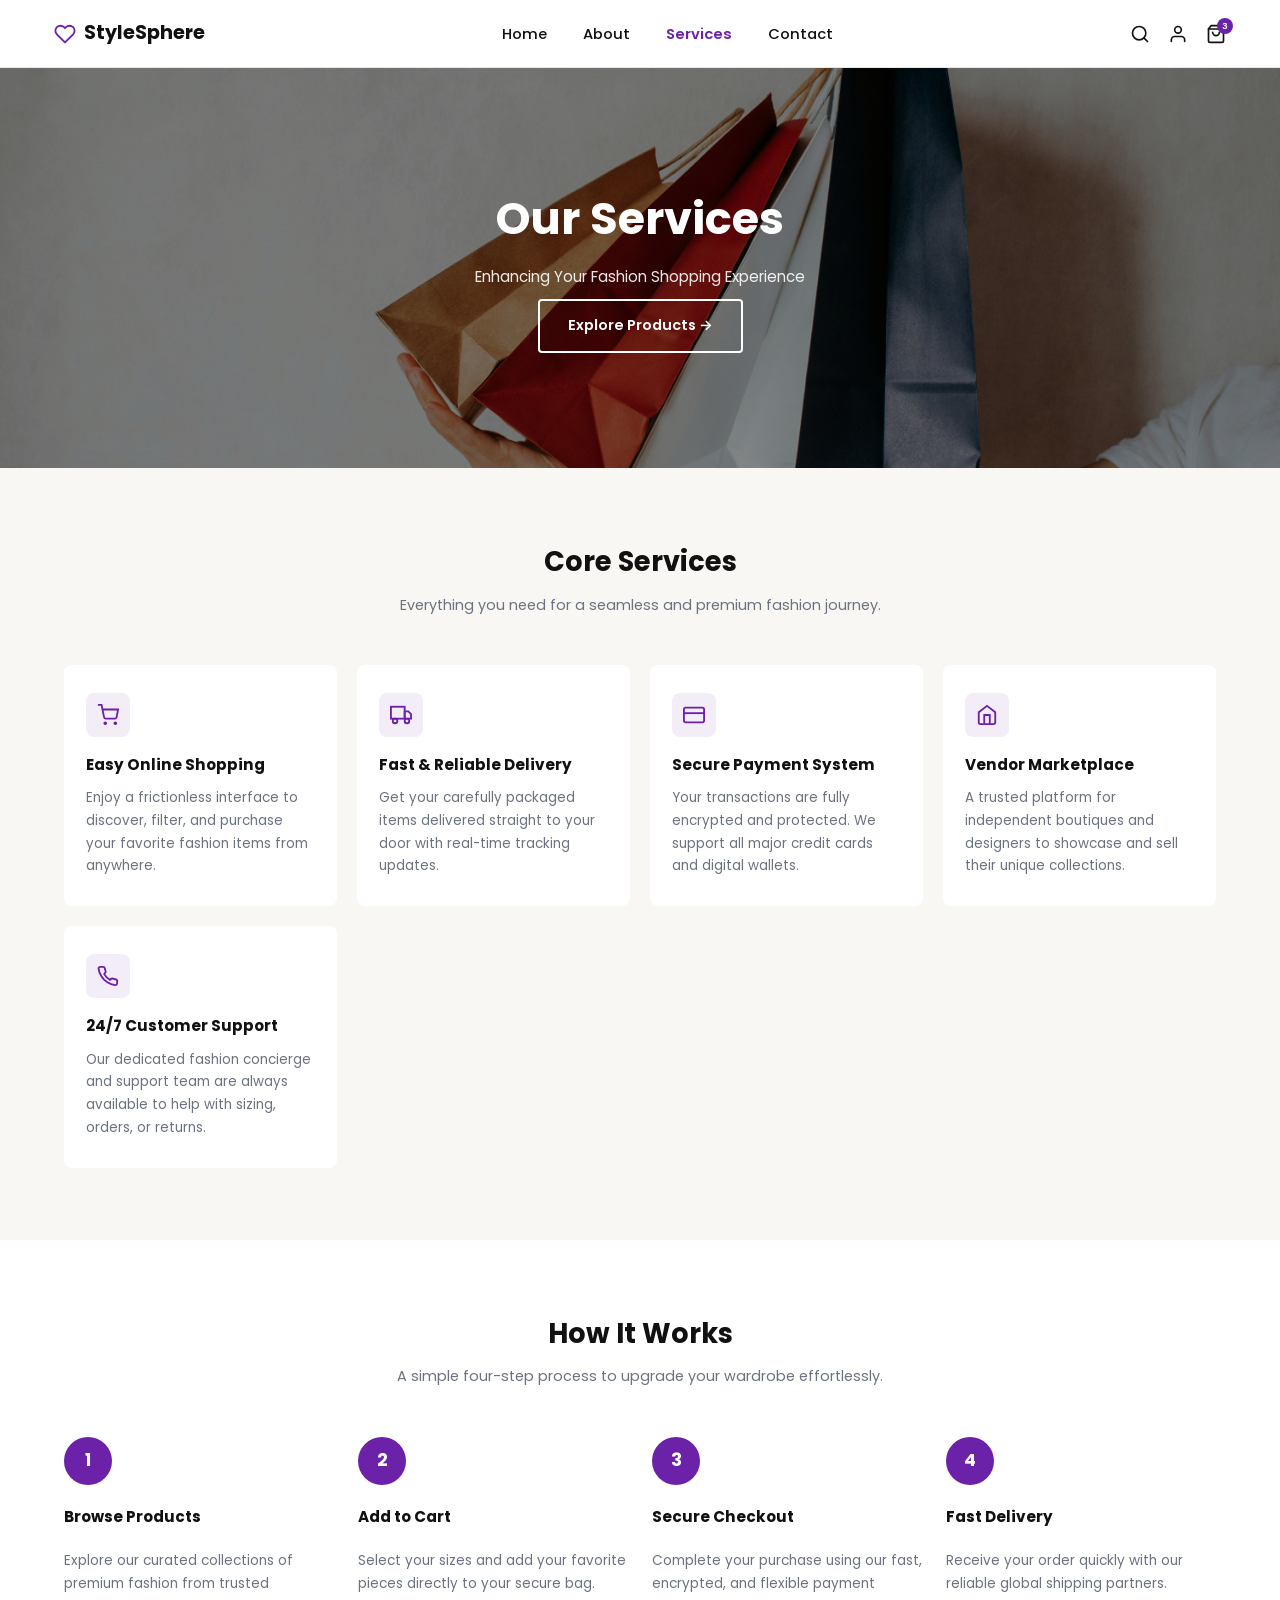
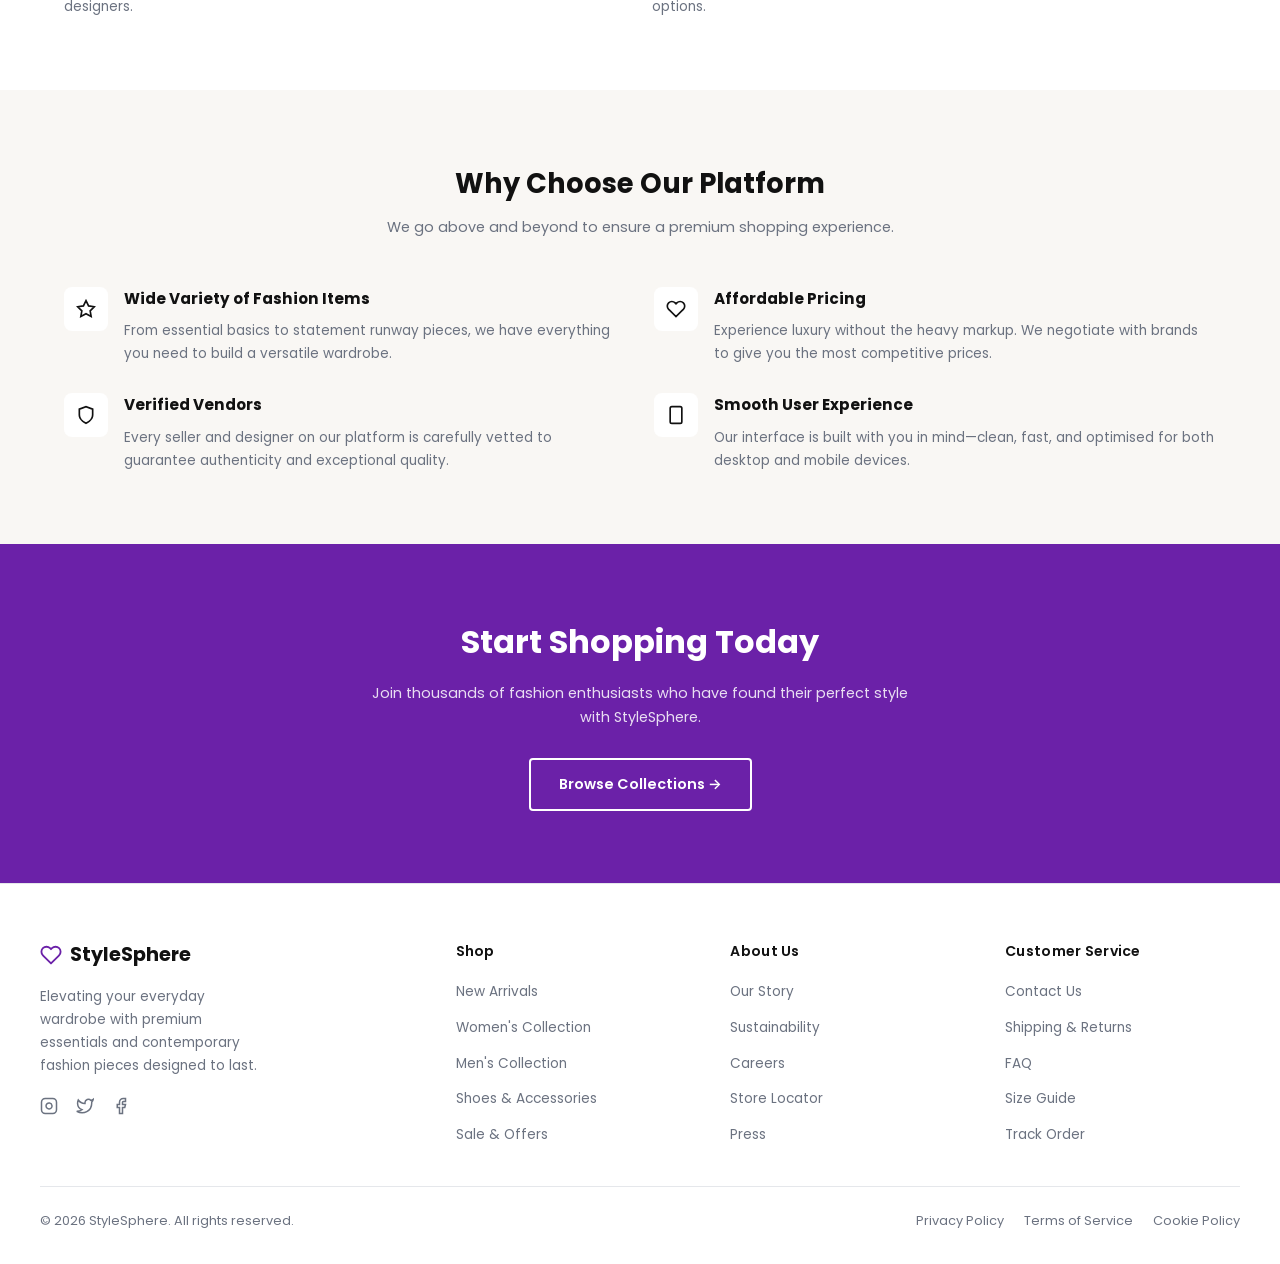
<file: pages/services.html>
<!DOCTYPE html>
<html lang="en">
<head>
  <meta charset="UTF-8" />
  <meta name="viewport" content="width=device-width, initial-scale=1.0"/>
  <title>StyleSphere — Services</title>
  <link rel="stylesheet" href="../styles/component.css"/>
  <link rel="stylesheet" href="../styles/services.css"/>
</head>
<body>

  <!-- HEADER -->
  <header class="site-header">
    <div class="header-inner">

      <a href="index.html" class="logo">
        <svg viewBox="0 0 24 24" fill="none" stroke="currentColor" stroke-width="2" stroke-linecap="round" stroke-linejoin="round">
          <path d="M20.84 4.61a5.5 5.5 0 0 0-7.78 0L12 5.67l-1.06-1.06a5.5 5.5 0 0 0-7.78 7.78l1.06 1.06L12 21.23l7.78-7.78 1.06-1.06a5.5 5.5 0 0 0 0-7.78z"/>
        </svg>
        StyleSphere
      </a>

      <nav>
        <ul class="nav-links">
          <li><a href="../index.html">Home</a></li>
          <li><a href="./about.html">About</a></li>
          <li><a href="./services.html" class="active">Services</a></li>
          <li><a href="./contact.html">Contact</a></li>
        </ul>
      </nav>

      <div class="header-icons">
        <button aria-label="Search">
          <svg width="20" height="20" viewBox="0 0 24 24" fill="none" stroke="currentColor" stroke-width="2" stroke-linecap="round" stroke-linejoin="round">
            <circle cx="11" cy="11" r="8"/><line x1="21" y1="21" x2="16.65" y2="16.65"/>
          </svg>
        </button>
        <button aria-label="Account">
          <svg width="20" height="20" viewBox="0 0 24 24" fill="none" stroke="currentColor" stroke-width="2" stroke-linecap="round" stroke-linejoin="round">
            <path d="M20 21v-2a4 4 0 0 0-4-4H8a4 4 0 0 0-4 4v2"/><circle cx="12" cy="7" r="4"/>
          </svg>
        </button>
        <button aria-label="Cart" style="position:relative;">
          <svg width="20" height="20" viewBox="0 0 24 24" fill="none" stroke="currentColor" stroke-width="2" stroke-linecap="round" stroke-linejoin="round">
            <path d="M6 2 3 6v14a2 2 0 0 0 2 2h14a2 2 0 0 0 2-2V6l-3-4z"/><line x1="3" y1="6" x2="21" y2="6"/><path d="M16 10a4 4 0 0 1-8 0"/>
          </svg>
          <span class="cart-badge">3</span>
        </button>
      </div>

      <button class="hamburger" aria-label="Toggle menu">
        <span></span>
        <span></span>
        <span></span>
      </button>

    </div>
  </header>

  <!-- Mobile Nav -->
  <nav class="mobile-nav">
    <a href="../index.html">Home</a>
    <a href="./about.html">About</a>
    <a href="./services.html" class="active">Services</a>
    <a href="./contact.html">Contact</a>
  </nav>


  <!-- MAIN CONTENT -->
  <main>

    <!-- Hero -->
    <section class="services-hero">
      <img src="../assets/images/img19.jpg" alt="Our Services" class="hero-bg" />
      <div class="hero-overlay">
        <h1>Our Services</h1>
        <p>Enhancing Your Fashion Shopping Experience</p>
        <a href="#" class="btn-outline">Explore Products →</a>
      </div>
    </section>


    <!-- Core Services -->
    <section class="core-services">
      <div class="section-inner">
        <div class="section-header-block">
          <h2>Core Services</h2>
          <p>Everything you need for a seamless and premium fashion journey.</p>
        </div>
        <div class="services-grid">

          <div class="service-card">
            <div class="service-icon">
              <svg width="22" height="22" viewBox="0 0 24 24" fill="none" stroke="currentColor" stroke-width="2"><circle cx="9" cy="21" r="1"/><circle cx="20" cy="21" r="1"/><path d="M1 1h4l2.68 13.39a2 2 0 0 0 2 1.61h9.72a2 2 0 0 0 2-1.61L23 6H6"/></svg>
            </div>
            <h4>Easy Online Shopping</h4>
            <p>Enjoy a frictionless interface to discover, filter, and purchase your favorite fashion items from anywhere.</p>
          </div>

          <div class="service-card">
            <div class="service-icon">
              <svg width="22" height="22" viewBox="0 0 24 24" fill="none" stroke="currentColor" stroke-width="2"><rect x="1" y="3" width="15" height="13"/><polygon points="16 8 20 8 23 11 23 16 16 16 16 8"/><circle cx="5.5" cy="18.5" r="2.5"/><circle cx="18.5" cy="18.5" r="2.5"/></svg>
            </div>
            <h4>Fast & Reliable Delivery</h4>
            <p>Get your carefully packaged items delivered straight to your door with real-time tracking updates.</p>
          </div>

          <div class="service-card">
            <div class="service-icon">
              <svg width="22" height="22" viewBox="0 0 24 24" fill="none" stroke="currentColor" stroke-width="2"><rect x="1" y="4" width="22" height="16" rx="2"/><line x1="1" y1="10" x2="23" y2="10"/></svg>
            </div>
            <h4>Secure Payment System</h4>
            <p>Your transactions are fully encrypted and protected. We support all major credit cards and digital wallets.</p>
          </div>

          <div class="service-card">
            <div class="service-icon">
              <svg width="22" height="22" viewBox="0 0 24 24" fill="none" stroke="currentColor" stroke-width="2"><path d="M3 9l9-7 9 7v11a2 2 0 0 1-2 2H5a2 2 0 0 1-2-2z"/><polyline points="9 22 9 12 15 12 15 22"/></svg>
            </div>
            <h4>Vendor Marketplace</h4>
            <p>A trusted platform for independent boutiques and designers to showcase and sell their unique collections.</p>
          </div>

          <div class="service-card">
            <div class="service-icon">
              <svg width="22" height="22" viewBox="0 0 24 24" fill="none" stroke="currentColor" stroke-width="2"><path d="M22 16.92v3a2 2 0 0 1-2.18 2 19.79 19.79 0 0 1-8.63-3.07A19.5 19.5 0 0 1 4.69 12a19.79 19.79 0 0 1-3.07-8.67A2 2 0 0 1 3.61 2h3a2 2 0 0 1 2 1.72c.127.96.361 1.903.7 2.81a2 2 0 0 1-.45 2.11L7.91 9.91a16 16 0 0 0 6.29 6.29l.91-.91a2 2 0 0 1 2.11-.45c.907.339 1.85.573 2.81.7A2 2 0 0 1 22 16.92z"/></svg>
            </div>
            <h4>24/7 Customer Support</h4>
            <p>Our dedicated fashion concierge and support team are always available to help with sizing, orders, or returns.</p>
          </div>

        </div>
      </div>
    </section>


    <!-- How It Works -->
    <section class="how-it-works">
      <div class="section-inner">
        <div class="section-header-block">
          <h2>How It Works</h2>
          <p>A simple four-step process to upgrade your wardrobe effortlessly.</p>
        </div>
        <div class="steps-row">

          <div class="step">
            <div class="step-num">1</div>
            <h4>Browse Products</h4>
            <p>Explore our curated collections of premium fashion from trusted designers.</p>
          </div>

          <div class="step">
            <div class="step-num">2</div>
            <h4>Add to Cart</h4>
            <p>Select your sizes and add your favorite pieces directly to your secure bag.</p>
          </div>

          <div class="step">
            <div class="step-num">3</div>
            <h4>Secure Checkout</h4>
            <p>Complete your purchase using our fast, encrypted, and flexible payment options.</p>
          </div>

          <div class="step">
            <div class="step-num">4</div>
            <h4>Fast Delivery</h4>
            <p>Receive your order quickly with our reliable global shipping partners.</p>
          </div>

        </div>
      </div>
    </section>


    <!-- Why Choose Our Platform -->
    <section class="why-platform">
      <div class="section-inner">
        <div class="section-header-block">
          <h2>Why Choose Our Platform</h2>
          <p>We go above and beyond to ensure a premium shopping experience.</p>
        </div>
        <div class="platform-grid">

          <div class="platform-item">
            <div class="platform-icon">
              <svg width="20" height="20" viewBox="0 0 24 24" fill="none" stroke="currentColor" stroke-width="2"><path d="M12 2l3.09 6.26L22 9.27l-5 4.87 1.18 6.88L12 17.77l-6.18 3.25L7 14.14 2 9.27l6.91-1.01L12 2z"/></svg>
            </div>
            <div>
              <h4>Wide Variety of Fashion Items</h4>
              <p>From essential basics to statement runway pieces, we have everything you need to build a versatile wardrobe.</p>
            </div>
          </div>

          <div class="platform-item">
            <div class="platform-icon">
              <svg width="20" height="20" viewBox="0 0 24 24" fill="none" stroke="currentColor" stroke-width="2"><path d="M20.84 4.61a5.5 5.5 0 0 0-7.78 0L12 5.67l-1.06-1.06a5.5 5.5 0 0 0-7.78 7.78l1.06 1.06L12 21.23l7.78-7.78 1.06-1.06a5.5 5.5 0 0 0 0-7.78z"/></svg>
            </div>
            <div>
              <h4>Affordable Pricing</h4>
              <p>Experience luxury without the heavy markup. We negotiate with brands to give you the most competitive prices.</p>
            </div>
          </div>

          <div class="platform-item">
            <div class="platform-icon">
              <svg width="20" height="20" viewBox="0 0 24 24" fill="none" stroke="currentColor" stroke-width="2"><path d="M12 22s8-4 8-10V5l-8-3-8 3v7c0 6 8 10 8 10z"/></svg>
            </div>
            <div>
              <h4>Verified Vendors</h4>
              <p>Every seller and designer on our platform is carefully vetted to guarantee authenticity and exceptional quality.</p>
            </div>
          </div>

          <div class="platform-item">
            <div class="platform-icon">
              <svg width="20" height="20" viewBox="0 0 24 24" fill="none" stroke="currentColor" stroke-width="2"><rect x="5" y="2" width="14" height="20" rx="2"/><line x1="12" y1="18" x2="12.01" y2="18"/></svg>
            </div>
            <div>
              <h4>Smooth User Experience</h4>
              <p>Our interface is built with you in mind—clean, fast, and optimised for both desktop and mobile devices.</p>
            </div>
          </div>

        </div>
      </div>
    </section>


    <!-- CTA Banner -->
    <section class="cta-banner">
      <div class="cta-inner">
        <h2>Start Shopping Today</h2>
        <p>Join thousands of fashion enthusiasts who have found their perfect style with StyleSphere.</p>
        <a href="#" class="btn-outline">Browse Collections →</a>
      </div>
    </section>

  </main>


  <!-- FOOTER -->
  <footer class="site-footer">
    <div class="footer-inner">
      <div class="footer-top">

        <div class="footer-brand">
          <a href="index.html" class="logo">
            <svg viewBox="0 0 24 24" fill="none" stroke="currentColor" stroke-width="2" stroke-linecap="round" stroke-linejoin="round">
              <path d="M20.84 4.61a5.5 5.5 0 0 0-7.78 0L12 5.67l-1.06-1.06a5.5 5.5 0 0 0-7.78 7.78l1.06 1.06L12 21.23l7.78-7.78 1.06-1.06a5.5 5.5 0 0 0 0-7.78z"/>
            </svg>
            StyleSphere
          </a>
          <p>Elevating your everyday wardrobe with premium essentials and contemporary fashion pieces designed to last.</p>
          <div class="footer-social">
            <a href="#" aria-label="Instagram">
              <svg width="18" height="18" viewBox="0 0 24 24" fill="none" stroke="currentColor" stroke-width="2"><rect x="2" y="2" width="20" height="20" rx="5"/><path d="M16 11.37A4 4 0 1 1 12.63 8 4 4 0 0 1 16 11.37z"/><line x1="17.5" y1="6.5" x2="17.51" y2="6.5"/></svg>
            </a>
            <a href="#" aria-label="Twitter">
              <svg width="18" height="18" viewBox="0 0 24 24" fill="none" stroke="currentColor" stroke-width="2"><path d="M23 3a10.9 10.9 0 0 1-3.14 1.53 4.48 4.48 0 0 0-7.86 3v1A10.66 10.66 0 0 1 3 4s-4 9 5 13a11.64 11.64 0 0 1-7 2c9 5 20 0 20-11.5a4.5 4.5 0 0 0-.08-.83A7.72 7.72 0 0 0 23 3z"/></svg>
            </a>
            <a href="#" aria-label="Facebook">
              <svg width="18" height="18" viewBox="0 0 24 24" fill="none" stroke="currentColor" stroke-width="2"><path d="M18 2h-3a5 5 0 0 0-5 5v3H7v4h3v8h4v-8h3l1-4h-4V7a1 1 0 0 1 1-1h3z"/></svg>
            </a>
          </div>
        </div>

        <div class="footer-col">
          <h4>Shop</h4>
          <ul>
            <li><a href="#">New Arrivals</a></li>
            <li><a href="#">Women's Collection</a></li>
            <li><a href="#">Men's Collection</a></li>
            <li><a href="#">Shoes & Accessories</a></li>
            <li><a href="#">Sale & Offers</a></li>
          </ul>
        </div>

        <div class="footer-col">
          <h4>About Us</h4>
          <ul>
            <li><a href="about.html">Our Story</a></li>
            <li><a href="#">Sustainability</a></li>
            <li><a href="#">Careers</a></li>
            <li><a href="#">Store Locator</a></li>
            <li><a href="#">Press</a></li>
          </ul>
        </div>

        <div class="footer-col">
          <h4>Customer Service</h4>
          <ul>
            <li><a href="contact.html">Contact Us</a></li>
            <li><a href="#">Shipping & Returns</a></li>
            <li><a href="#">FAQ</a></li>
            <li><a href="#">Size Guide</a></li>
            <li><a href="#">Track Order</a></li>
          </ul>
        </div>

      </div>

      <div class="footer-bottom">
        <p>© 2026 StyleSphere. All rights reserved.</p>
        <div class="footer-legal">
          <a href="#">Privacy Policy</a>
          <a href="#">Terms of Service</a>
          <a href="#">Cookie Policy</a>
        </div>
      </div>
    </div>
  </footer>

  <script src="../js/main.js"></script>
</body>
</html>
</file>
<file: styles/component.css>
/* Header and Footer Styles */
@import url('https://fonts.googleapis.com/css2?family=Inter:ital,opsz,wght@0,14..32,100..900;1,14..32,100..900&family=Poppins:ital,wght@0,100;0,200;0,300;0,400;0,500;0,600;0,700;0,800;0,900;1,100;1,200;1,300;1,400;1,500;1,600;1,700;1,800;1,900&display=swap');

:root {
  --purple: #6B21A8;
  --purple-light: #7C3AED;
  --black: #111111;
  --dark: #1a1a1a;
  --gray: #6B7280;
  --gray-light: #F9F7F4;
  --white: #ffffff;
  --border: #E5E7EB;
  --font-display: 'Poppins', 'Inter', serif;
  --font-body: 'Poppins', 'Inter', sans-serif;
  --nav-height: 4.25rem;
  --transition: 0.25s ease;
}


*, *::before, *::after {
  box-sizing: border-box;
  margin: 0;
  padding: 0;
}

body {
  font-family: var(--font-body);
  color: var(--black);
  background: var(--white);
  line-height: 1.6;
}

a {
  text-decoration: none;
  color: inherit;
}

/*HEADER */

.site-header {
  position: sticky;
  top: 0;
  z-index: 100;
  background: var(--white);
  border-bottom: 1px solid var(--border);
  height: var(--nav-height);
}

.header-inner {
  max-width: 75rem;
  margin: 0 auto;
  padding: 0 0.875rem;
  height: 100%;
  display: flex;
  align-items: center;
  justify-content: space-between;
}

/* Logo */
.logo {
  display: flex;
  align-items: center;
  gap: 0.5rem;
  font-family: var(--font-display);
  font-size: 1.2rem;
  font-weight: 700;
  color: var(--black);
}

.logo svg {
  width: 1.375rem;
  height: 1.375rem;
  color: var(--purple);
}

/* Desktop Nav */
.nav-links {
  display: flex;
  align-items: center;
  gap: 2.25rem;
  list-style: none;
}

.nav-links a {
  font-size: 0.92rem;
  font-weight: 500;
  color: var(--black);
  transition: color var(--transition);
}

.nav-links a:hover {
  color: var(--purple);
}

.nav-links a.active {
  color: var(--purple);
  font-weight: 600;
}

/* Header Icons */
.header-icons {
  display: flex;
  align-items: center;
  gap: 1.125rem;
}

.header-icons button,
.header-icons a {
  background: none;
  border: none;
  cursor: pointer;
  color: var(--black);
  display: flex;
  align-items: center;
  transition: color var(--transition);
  position: relative;
}

.header-icons button:hover,
.header-icons a:hover {
  color: var(--purple);
}

.cart-badge {
  position: absolute;
  top: -6px;
  right: -7px;
  background: var(--purple);
  color: var(--white);
  font-size: 0.6rem;
  font-weight: 700;
  width: 1rem;
  height: 1rem;
  border-radius: 50%;
  display: flex;
  align-items: center;
  justify-content: center;
}

/* Hamburger */
.hamburger {
  display: none;
  flex-direction: column;
  gap: 0.3125rem;
  cursor: pointer;
  background: none;
  border: none;
  padding: 0.25rem;
}

.hamburger span {
  display: block;
  width: 1.375rem;
  height: 0.125rem;
  background: var(--black);
  border-radius: 2px;
  transition: all 0.3s ease;
}

/* Mobile Menu */
.mobile-nav {
  display: none;
  position: fixed;
  top: var(--nav-height);
  left: 0;
  right: 0;
  bottom: 0;
  background: var(--white);
  z-index: 99;
  flex-direction: column;
  padding: 2rem 1.5rem;
  gap: 0.5rem;
  border-top: 1px solid var(--border);
}

.mobile-nav.open {
  display: flex;
}

.mobile-nav a {
  font-size: 1.4rem;
  font-weight: 500;
  color: var(--black);
  padding: 0.75rem 0;
  border-bottom: 1px solid var(--border);
  transition: color var(--transition);
}

.mobile-nav a:hover,
.mobile-nav a.active {
  color: var(--purple);
}

/* Hamburger open state */
.hamburger.open span:nth-child(1) {
  transform: translateY(7px) rotate(45deg);
}

.hamburger.open span:nth-child(2) {
  opacity: 0;
}

.hamburger.open span:nth-child(3) {
  transform: translateY(-7px) rotate(-45deg);
}

/*FOOTER*/

.site-footer {
  background: var(--white);
  border-top: 1px solid var(--border);
  padding: 3.5rem 1.5rem 2rem;
}

.footer-inner {
  max-width: 75rem;
  margin: 0 auto;
}

.footer-top {
  display: grid;
  grid-template-columns: 1.6fr 1fr 1fr 1fr;
  gap: 2.5rem;
  padding-bottom: 2.5rem;
  border-bottom: 1px solid var(--border);
}

.footer-brand .logo {
  margin-bottom: 0.875rem;
}

.footer-brand p {
  font-size: 0.85rem;
  color: var(--gray);
  line-height: 1.7;
  max-width: 13.75rem;
}

.footer-social {
  display: flex;
  gap: 1.125rem;
  margin-top: 1.25rem;
}

.footer-social a {
  color: var(--gray);
  transition: color var(--transition);
}

.footer-social a:hover {
  color: var(--purple);
}

.footer-col h4 {
  font-size: 0.88rem;
  font-weight: 600;
  color: var(--black);
  margin-bottom: 1rem;
  letter-spacing: 0.02em;
}

.footer-col ul {
  list-style: none;
  display: flex;
  flex-direction: column;
  gap: 0.625rem;
}

.footer-col ul li a {
  font-size: 0.85rem;
  color: var(--gray);
  transition: color var(--transition);
}

.footer-col ul li a:hover {
  color: var(--purple);
}

.footer-bottom {
  display: flex;
  align-items: center;
  justify-content: space-between;
  padding-top: 1.5rem;
  flex-wrap: wrap;
  gap: 0.75rem;
}

.footer-bottom p {
  font-size: 0.8rem;
  color: var(--gray);
}

.footer-legal {
  display: flex;
  gap: 1.25rem;
}

.footer-legal a {
  font-size: 0.8rem;
  color: var(--gray);
  transition: color var(--transition);
}

.footer-legal a:hover {
  color: var(--purple);
}

/*RESPONSIVE */

@media (max-width: 768px) {
  .nav-links {
    display: none;
  }

  .hamburger {
    display: flex;
  }

  .footer-top {
    grid-template-columns: 1fr 1fr;
    gap: 2rem;
  }
}

@media (max-width: 480px) {
  .footer-top {
    grid-template-columns: 1fr;
  }

  .footer-bottom {
    flex-direction: column;
    align-items: flex-start;
  }
}

::view-transition-old(root) {
  animation: fade-out 0.2s ease;
}
::view-transition-new(root) {
  animation: fade-in 0.2s ease;
}
@keyframes fade-out { 
  from { 
    opacity: 1; 
  } 
  to {
     opacity: 0; 
    }
}

@keyframes fade-in  { 
  from { 
    opacity: 0; 
  } 
  to { 
    opacity: 1; 
  } 
}

 
 
/* =====================
   FORM FIELD ERROR
   ===================== */
 
.field-error {
  font-size: 0.78rem;
  color: #DC2626;
  margin-top: 5px;
}
 
 
/* SUCCESS POPUP */
 
.success-popup {
  position: fixed;
  inset: 0;
  background: rgba(0, 0, 0, 0.45);
  display: flex;
  align-items: center;
  justify-content: center;
  z-index: 999;
  padding: 24px;
}
 
.popup-inner {
  background: var(--white);
  border-radius: 12px;
  padding: 40px 32px;
  text-align: center;
  max-width: 24rem;
  width: 100%;
  display: flex;
  flex-direction: column;
  align-items: center;
  gap: 12px;
}
 
.popup-inner h3 {
  font-family: var(--font-display);
  font-size: 1.2rem;
  font-weight: 700;
  color: var(--black);
}
 
.popup-inner p {
  font-size: 0.88rem;
  color: var(--gray);
  line-height: 1.6;
}
 
.popup-close {
  margin-top: 8px;
  padding: 10px 28px;
  background: var(--purple);
  color: var(--white);
  border: none;
  border-radius: 4px;
  font-size: 0.88rem;
  font-weight: 600;
  font-family: var(--font-body);
  cursor: pointer;
  transition: background var(--transition);
}
 
.popup-close:hover {
  background: var(--purple-light);
}
</file>
<file: styles/home.css>
/*Home Page Styles */

/*Shared Utilities */
.section-inner {
  max-width: 75rem;
  margin: 0 auto;
  padding: 0 1.5rem;
}

.section-header {
  display: flex;
  align-items: center;
  justify-content: space-between;
  margin-bottom: 2rem;
}

.section-header h2 {
  font-family: var(--font-display);
  font-size: 1.6rem;
  font-weight: 700;
  color: var(--black);
}

.view-all {
  font-size: 0.88rem;
  color: var(--purple);
  font-weight: 500;
  transition: opacity var(--transition);
}

.view-all:hover {
  opacity: 0.75;
}

.btn {
  display: inline-flex;
  align-items: center;
  gap: 0.375rem;
  padding: 0.75rem 1.5rem;
  border-radius: 4px;
  font-size: 0.9rem;
  font-weight: 600;
  cursor: pointer;
  border: none;
  transition: all var(--transition);
  font-family: var(--font-body);
}

.btn-primary {
  background: var(--purple);
  color: var(--white);
}

.btn-primary:hover {
  background: var(--purple-light);
}

.btn-ghost {
  background: transparent;
  color: var(--black);
}

.btn-ghost:hover {
  color: var(--purple);
}

.btn-dark {
  background: var(--black);
  color: var(--white);
  white-space: nowrap;
}

.btn-dark:hover {
  background: var(--dark);
}


/*HERO */

.hero {
  background: var(--gray-light);
  padding: 3.75rem 1.5rem;
}

.hero-inner {
  max-width: 75rem;
  margin: 0 auto;
  display: grid;
  grid-template-columns: 1fr 1fr;
  align-items: center;
  gap: 3rem;
}

.hero-tag {
  font-size: 0.82rem;
  font-weight: 500;
  color: var(--gray);
  letter-spacing: 0.05em;
  text-transform: uppercase;
  margin-bottom: 0.875rem;
}

.hero-text h1 {
  font-family: var(--font-display);
  font-size: clamp(2rem, 4vw, 3rem);
  font-weight: 700;
  line-height: 1.15;
  color: var(--black);
  margin-bottom: 1.25rem;
}

.hero-sub {
  font-size: 0.95rem;
  color: var(--gray);
  line-height: 1.7;
  max-width: 26.25rem;
  margin-bottom: 2rem;
}

.hero-actions {
  display: flex;
  align-items: center;
  gap: 1.25rem;
  flex-wrap: wrap;
}

.hero-image {
  border-radius: 8px;
  overflow: hidden;
}

.hero-image img {
  width: 100%;
  height: 23.75rem;
  object-fit: cover;
  display: block;
  background: #ddd;
}


/* CATEGORIES */

.categories {
  padding: 4rem 1.5rem;
}

.category-grid {
  display: grid;
  grid-template-columns: repeat(4, 1fr);
  gap: 1rem;
}

.category-card {
  position: relative;
  border-radius: 8px;
  overflow: hidden;
  cursor: pointer;
}

.category-card img {
  width: 100%;
  height: 20rem;
  object-fit: cover;
  display: block;
  background: #ccc;
  transition: transform 0.4s ease;
}

.category-card:hover img {
  transform: scale(1.04);
}

.category-label {
  position: absolute;
  bottom: 0;
  left: 0;
  right: 0;
  padding: 1.25rem 1rem 1rem;
  background: linear-gradient(to top, rgba(0,0,0,0.6), transparent);
  color: var(--white);
  display: flex;
  flex-direction: column;
  gap: 0.25rem;
}

.category-label span {
  font-family: var(--font-display);
  font-size: 1.1rem;
  font-weight: 600;
}

.category-label a {
  font-size: 0.78rem;
  color: rgba(255,255,255,0.85);
  transition: color var(--transition);
}

.category-label a:hover {
  color: var(--white);
}


/* TRENDING*/

.trending {
  padding: 0 1.5rem 4rem;
}   

.product-grid {
  display: grid;
  grid-template-columns: repeat(4, 1fr);
  gap: 1.25rem;
}

.product-card {
  cursor: pointer;
}

.product-img-wrap {
  position: relative;
  border-radius: 8px;
  overflow: hidden;
  margin-bottom: 0.875rem;
}

.product-img-wrap img {
  width: 100%;
  height: 17.5rem;
  object-fit: cover;
  display: block;
  background: #e8e8e8;
  transition: transform 0.35s ease;
}

.product-card:hover .product-img-wrap img {
  transform: scale(1.03);
}

.product-badge {
  position: absolute;
  top: 12px;
  left: 12px;
  font-size: 0.7rem;
  font-weight: 700;
  padding: 0.1875rem 0.5rem;
  border-radius: 2px;
  text-transform: uppercase;
  letter-spacing: 0.04em;
  z-index: 1;
}

.badge-new {
  background: var(--purple);
  color: var(--white);
}

.badge-sale {
  background: #DC2626;
  color: var(--white);
}

.wishlist-btn {
  position: absolute;
  top: 12px;
  right: 12px;
  background: var(--white);
  border: none;
  border-radius: 50%;
  width: 2.125rem;
  height: 2.125rem;
  display: flex;
  align-items: center;
  justify-content: center;
  cursor: pointer;
  color: var(--gray);
  transition: color var(--transition);
  z-index: 1;
}

.wishlist-btn:hover {
  color: var(--purple);
}

.product-brand {
  font-size: 0.75rem;
  color: var(--gray);
  margin-bottom: 0.25rem;
}

.product-name {
  font-size: 0.9rem;
  font-weight: 500;
  color: var(--black);
  margin-bottom: 0.375rem;
}

.product-price {
  font-size: 0.9rem;
  font-weight: 600;
  color: var(--black);
}

.price-old {
  font-size: 0.82rem;
  color: var(--gray);
  text-decoration: line-through;
  font-weight: 400;
  margin-left: 0.25rem;
}


/*REVIEWS*/

.reviews {
  background: var(--gray-light);
  padding: 4rem 1.5rem;
}

.reviews h2 {
  font-family: var(--font-display);
  font-size: 1.6rem;
  font-weight: 700;
  margin-bottom: 2.5rem;
}

.reviews-grid {
  display: grid;
  grid-template-columns: repeat(3, 1fr);
  gap: 1.5rem;
}

.review-card {
  background: var(--white);
  border-radius: 8px;
  padding: 1.75rem;
}

.review-card > p {
  font-size: 0.9rem;
  color: var(--dark);
  line-height: 1.75;
  margin-bottom: 1.5rem;
}

.reviewer {
  display: flex;
  align-items: center;
  gap: 0.75rem;
}

.reviewer img {
  width: 2.5rem;
  height: 2.5rem;
  border-radius: 50%;
  object-fit: cover;
  background: #ccc;
}

.reviewer-name {
  font-size: 0.88rem;
  font-weight: 600;
  color: var(--black);
}

.reviewer-tag {
  font-size: 0.75rem;
  color: var(--gray);
}


/* CTA BANNER */

.cta-banner {
  background: var(--purple);
  padding: 4.5rem 1.5rem;
}

.cta-inner {
  max-width: 37.5rem;
  margin: 0 auto;
  text-align: center;
}

.cta-inner h2 {
  font-family: var(--font-display);
  font-size: clamp(1.5rem, 3vw, 2rem);
  font-weight: 700;
  color: var(--white);
  margin-bottom: 1rem;
}

.cta-inner p {
  font-size: 0.9rem;
  color: rgba(255, 255, 255, 0.85);
  line-height: 1.7;
  margin-bottom: 2rem;
}

.cta-form {
  display: flex;
  gap: 0;
  max-width: 30rem;
  margin: 0 auto;
}

.cta-form input {
  flex: 1;
  padding: 0.875rem 1.125rem;
  font-size: 0.88rem;
  border: none;
  outline: none;
  font-family: var(--font-body);
  border-radius: 0.25rem 0 0 0.25rem;
}

.cta-form .btn-dark {
  border-radius: 0 0.25rem 0.25rem 0;
  padding: 0.875rem 1.375rem;
}


/* =====================
   RESPONSIVE
   ===================== */

@media (max-width: 1024px) {
  .category-grid,
  .product-grid {
    grid-template-columns: repeat(2, 1fr);
  }

  .reviews-grid {
    grid-template-columns: repeat(2, 1fr);
  }
}

@media (max-width: 768px) {
  .hero-inner {
    grid-template-columns: 1fr;
    text-align: center;
  }

  .hero-sub {
    max-width: 100%;
  }

  .hero-actions {
    justify-content: center;
  }

  .hero-image {
    order: -1;
  }

  .hero-image img {
    height: 16.25rem;
  }

  .section-header {
    flex-direction: column;
    align-items: flex-start;
    gap: 0.5rem;
  }

  .reviews-grid {
    grid-template-columns: 1fr;
  }

  .cta-form {
    flex-direction: column;
  }

  .cta-form input,
  .cta-form .btn-dark {
    border-radius: 4px;
  }
}

@media (max-width: 480px) {
  .category-grid {
    grid-template-columns: repeat(2, 1fr);
  }

  .category-card img {
    height: 12.5rem;
  }

  .product-grid {
    grid-template-columns: repeat(2, 1fr);
  }

  .product-img-wrap img {
    height: 12.5rem;
  }
}
</file>
<file: styles/about.css>
/* About Page Styles */

.section-inner {
  max-width: 75rem;
  margin: 0 auto;
  padding: 0 1.5rem;
}

.section-title {
  font-family: var(--font-display);
  font-size: 1.7rem;
  font-weight: 700;
  text-align: center;
  color: var(--black);
  margin-bottom: 3rem;
}

.btn-outline {
  display: inline-block;
  padding: 0.8125rem 1.75rem;
  border: 2px solid var(--white);
  color: var(--white);
  border-radius: 4px;
  font-size: 0.9rem;
  font-weight: 600;
  font-family: var(--font-body);
  transition: all var(--transition);
}

.btn-outline:hover {
  background: var(--white);
  color: var(--purple);
}


/* ABOUT HERO */

.about-hero {
  position: relative;
  height: 25rem;
  overflow: hidden;
}

.about-hero .hero-bg {
  width: 100%;
  height: 100%;
  object-fit: cover;
  display: block;
  background: #555;
}

.hero-overlay {
  position: absolute;
  inset: 0;
  background: rgba(0, 0, 0, 0.45);
  display: flex;
  flex-direction: column;
  align-items: center;
  justify-content: center;
  color: var(--white);
  text-align: center;
  padding: 1.5rem;
}

.hero-overlay h1 {
  font-family: var(--font-display);
  font-size: clamp(1.8rem, 4vw, 2.8rem);
  font-weight: 700;
  margin-bottom: 0.625rem;
}

.hero-overlay p {
  font-size: 0.95rem;
  opacity: 0.9;
}


/*WHO WE ARE*/

.who-we-are {
  padding: 4.5rem 1.5rem;
}

.who-grid {
  display: grid;
  grid-template-columns: 1fr 1fr;
  gap: 4rem;
  align-items: center;
}

.who-text h2 {
  font-family: var(--font-display);
  font-size: 1.6rem;
  font-weight: 700;
  color: var(--black);
  margin-bottom: 1rem;
}

.who-text p {
  font-size: 0.9rem;
  color: var(--gray);
  line-height: 1.75;
  margin-bottom: 1.25rem;
}

.who-text h3 {
  font-family: var(--font-display);
  font-size: 1.05rem;
  font-weight: 700;
  color: var(--black);
  margin-bottom: 0.5rem;
}

.who-image {
  border-radius: 8px;
  overflow: hidden;
}

.who-image img {
  width: 100%;
  height: 35.5rem;
  object-fit: cover;
  display: block;
  background: #ccc;
}


/* CORE VALUES */

.core-values {
  background: var(--gray-light);
  padding: 4.5rem 1.5rem;
}

.values-grid {
  display: grid;
  grid-template-columns: repeat(4, 1fr);
  gap: 1.25rem;
}

.value-card {
  background: var(--white);
  border-radius: 8px;
  padding: 1.75rem 1.5rem;
}

.value-icon {
  width: 2.75rem;
  height: 2.75rem;
  border-radius: 8px;
  background: rgba(107, 33, 168, 0.08);
  display: flex;
  align-items: center;
  justify-content: center;
  color: var(--purple);
  margin-bottom: 1rem;
}

.value-card h4 {
  font-size: 0.95rem;
  font-weight: 700;
  color: var(--black);
  margin-bottom: 0.625rem;
}

.value-card p {
  font-size: 0.84rem;
  color: var(--gray);
  line-height: 1.7;
}


/* WHY CHOOSE US */

.why-choose {
  padding: 4.5rem 1.5rem;
}

.why-grid {
  display: grid;
  grid-template-columns: repeat(3, 1fr);
  gap: 2rem;
}

.why-item {
  display: flex;
  gap: 1rem;
  align-items: flex-start;
}

.why-icon {
  width: 2.75rem;
  height: 44px;
  border-radius: 8px;
  background: var(--gray-light);
  display: flex;
  align-items: center;
  justify-content: center;
  color: var(--black);
  flex-shrink: 0;
}

.why-item h4 {
  font-size: 0.95rem;
  font-weight: 700;
  color: var(--black);
  margin-bottom: 0.5rem;
}

.why-item p {
  font-size: 0.85rem;
  color: var(--gray);
  line-height: 1.7;
}


/* TEAM */

.team {
  background: var(--gray-light);
  padding: 4.5rem 1.5rem;
}

.team-grid {
  display: grid;
  grid-template-columns: repeat(4, 1fr);
  gap: 1.25rem;
}

.team-card {
  text-align: center;
}

.team-card img {
  width: 100%;
  height: 13.75rem;
  object-fit: cover;
  border-radius: 8px;
  display: block;
  background: #ccc;
  margin-bottom: 0.875rem;
}

.team-name {
  font-size: 0.95rem;
  font-weight: 600;
  color: var(--black);
  margin-bottom: 0.25rem;
}

.team-role {
  font-size: 0.82rem;
  color: var(--gray);
}


/* CTA BANNER*/

.cta-banner {
  background: var(--purple);
  padding: 4.5rem 1.5rem;
  text-align: center;
}

.cta-inner {
  max-width: 35rem;
  margin: 0 auto;
}

.cta-inner h2 {
  font-family: var(--font-display);
  font-size: clamp(1.5rem, 3vw, 2rem);
  font-weight: 700;
  color: var(--white);
  margin-bottom: 0.875rem;
}

.cta-inner p {
  font-size: 0.9rem;
  color: rgba(255, 255, 255, 0.85);
  line-height: 1.7;
  margin-bottom: 1.75rem;
}


/* RESPONSIVE */

@media (max-width: 1024px) {
  .values-grid {
    grid-template-columns: repeat(2, 1fr);
  }

  .team-grid {
    grid-template-columns: repeat(2, 1fr);
  }
}

@media (max-width: 768px) {
  .who-grid {
    grid-template-columns: 1fr;
    gap: 2rem;
  }

  .who-image {
    order: -1;
  }

  .who-image img {
    height: 17.5rem;
  }

  .why-grid {
    grid-template-columns: 1fr;
    gap: 1.5rem
  }
}

@media (max-width: 480px) {
  .values-grid {
    grid-template-columns: 1fr;
  }

  .team-grid {
    grid-template-columns: repeat(2, 1fr);
  }

  .team-card img {
    height: 10rem;
  }
}
</file>
<file: styles/contact.css>
/* Contact Page Styles */

.section-inner {
  max-width: 75rem;
  margin: 0 auto;
  padding: 0 1.5rem;
}

.btn-outline {
  display: inline-block;
  padding: 0.8125rem 1.75rem;
  border: 2px solid var(--white);
  color: var(--white);
  border-radius: 4px;
  font-size: 0.9rem;
  font-weight: 600;
  font-family: var(--font-body);
  transition: all var(--transition);
}

.btn-outline:hover {
  background: var(--white);
  color: var(--purple);
}


/* CONTACT HERO */

.contact-hero {
  position: relative;
  height: 25rem;
  overflow: hidden;
}

.contact-hero .hero-bg {
  width: 100%;
  height: 100%;
  object-fit: cover;
  display: block;
  background: #777;
}

.hero-overlay {
  position: absolute;
  inset: 0;
  background: rgba(0, 0, 0, 0.45);
  display: flex;
  flex-direction: column;
  align-items: center;
  justify-content: center;
  color: var(--white);
  text-align: center;
  padding: 1.5rem;
}

.hero-overlay h1 {
  font-family: var(--font-display);
  font-size: clamp(1.8rem, 4vw, 2.8rem);
  font-weight: 700;
  margin-bottom: 0.5rem;
}

.hero-overlay p {
  font-size: 0.95rem;
  opacity: 0.9;
}


/* CONTACT SECTION*/

.contact-section {
  padding: 4.5rem 1.5rem;
}

.contact-grid {
  display: grid;
  grid-template-columns: 1fr 1.4fr;
  gap: 4rem;
  align-items: flex-start;
}

/* Left: Info */
.contact-info h2 {
  font-family: var(--font-display);
  font-size: 1.6rem;
  font-weight: 700;
  color: var(--black);
  margin-bottom: 0.875rem;
}

.contact-intro {
  font-size: 0.88rem;
  color: var(--gray);
  line-height: 1.75;
  margin-bottom: 2rem;
}

.contact-details {
  display: flex;
  flex-direction: column;
  gap: 1.25rem;
  margin-bottom: 2rem;
}

.contact-detail-item {
  display: flex;
  align-items: flex-start;
  gap: 0.875rem;
}

.detail-icon {
  width: 2.5rem;
  height: 2.5rem;
  border-radius: 8px;
  background: rgba(107, 33, 168, 0.08);
  display: flex;
  align-items: center;
  justify-content: center;
  color: var(--purple);
  flex-shrink: 0;
}

.detail-label {
  font-size: 0.8rem;
  font-weight: 600;
  color: var(--black);
  margin-bottom: 0.125rem;
}

.detail-value {
  font-size: 0.85rem;
  color: var(--gray);
  line-height: 1.5;
}

/* Help box */
.help-box {
  background: var(--gray-light);
  border-radius: 8px;
  padding: 1.5rem;
  margin-bottom: 2rem;
}

.help-box h4 {
  font-size: 0.95rem;
  font-weight: 700;
  color: var(--black);
  margin-bottom: 0.5rem;
}

.help-box p {
  font-size: 0.84rem;
  color: var(--gray);
  line-height: 1.7;
  margin-bottom: 1rem;
}

.btn-help {
  display: inline-block;
  padding: 0.5625rem 1.125rem;
  border: 1px solid var(--border);
  border-radius: 4px;
  font-size: 0.85rem;
  font-weight: 600;
  color: var(--black);
  background: var(--white);
  transition: all var(--transition);
  font-family: var(--font-body);
}

.btn-help:hover {
  border-color: var(--purple);
  color: var(--purple);
}

/* Social */
.connect-label {
  font-size: 0.88rem;
  font-weight: 600;
  color: var(--black);
  margin-bottom: 0.875rem;
}

.social-icons {
  display: flex;
  gap: 1rem;
}

.social-icons a {
  color: var(--gray);
  transition: color var(--transition);
}

.social-icons a:hover {
  color: var(--purple);
}

/* Right: Form */
.contact-form-wrap h2 {
  font-family: var(--font-display);
  font-size: 1.4rem;
  font-weight: 700;
  color: var(--black);
  margin-bottom: 1.75rem;
}

.form-group {
  display: flex;
  flex-direction: column;
  gap: 0.375rem;
  margin-bottom: 1.25rem;
}

.form-group label {
  font-size: 0.85rem;
  font-weight: 600;
  color: var(--black);
}

.form-group input,
.form-group textarea {
  width: 100%;
  padding: 0.75rem 0.875rem;
  font-size: 0.88rem;
  font-family: var(--font-body);
  border: 1px solid var(--border);
  border-radius: 4px;
  outline: none;
  color: var(--black);
  transition: border-color var(--transition);
  resize: vertical;
  background: var(--white);
}

.form-group input::placeholder,
.form-group textarea::placeholder {
  color: #aaa;
}

.form-group input:focus,
.form-group textarea:focus {
  border-color: var(--purple);
}

.btn-send {
  width: 100%;
  padding: 0.875rem;
  background: var(--purple);
  color: var(--white);
  border: none;
  border-radius: 4px;
  font-size: 0.95rem;
  font-weight: 600;
  font-family: var(--font-body);
  cursor: pointer;
  transition: background var(--transition);
  margin-top: 0.25rem;
}

.btn-send:hover {
  background: var(--purple-light);
}


/* CTA BANNER */

.cta-banner {
  background: var(--purple);
  padding: 4.5rem 1.5rem;
  text-align: center;
}

.cta-inner {
  max-width: 35rem;
  margin: 0 auto;
}

.cta-inner h2 {
  font-family: var(--font-display);
  font-size: clamp(1.5rem, 3vw, 2rem);
  font-weight: 700;
  color: var(--white);
  margin-bottom: 0.875rem;
}

.cta-inner p {
  font-size: 0.9rem;
  color: rgba(255, 255, 255, 0.85);
  line-height: 1.7;
  margin-bottom: 1.75rem;
}


/* RESPONSIVE */

@media (max-width: 768px) {
  .contact-grid {
    grid-template-columns: 1fr;
    gap: 2.5rem;
  }
}
</file>
<file: styles/services.css>
/*Services Page Styles*/

.section-inner {
  max-width: 75rem;
  margin: 0 auto;
  padding: 0 1.5rem;
}

.section-header-block {
  text-align: center;
  margin-bottom: 3rem;
}

.section-header-block h2 {
  font-family: var(--font-display);
  font-size: 1.7rem;
  font-weight: 700;
  color: var(--black);
  margin-bottom: 0.625rem;
}

.section-header-block p {
  font-size: 0.9rem;
  color: var(--gray);
}

.btn-outline {
  display: inline-block;
  padding: 0.8125rem 1.75rem;
  border: 2px solid var(--white);
  color: var(--white);
  border-radius: 4px;
  font-size: 0.9rem;
  font-weight: 600;
  font-family: var(--font-body);
  transition: all var(--transition);
}

.btn-outline:hover {
  background: var(--white);
  color: var(--purple);
}


/* SERVICES HERO*/

.services-hero {
  position: relative;
  height: 25rem;
  overflow: hidden;
}

.services-hero .hero-bg {
  width: 100%;
  height: 100%;
  object-fit: cover;
  display: block;
  background: #888;
}

.hero-overlay {
  position: absolute;
  inset: 0;
  background: rgba(0, 0, 0, 0.4);
  display: flex;
  flex-direction: column;
  align-items: center;
  justify-content: center;
  color: var(--white);
  text-align: center;
  gap: 0.625rem;
  padding: 1.5rem;
}

.hero-overlay h1 {
  font-family: var(--font-display);
  font-size: clamp(1.8rem, 4vw, 2.8rem);
  font-weight: 700;
}

.hero-overlay p {
  font-size: 0.95rem;
  opacity: 0.9;
}


/* CORE SERVICES*/

.core-services {
  background: var(--gray-light);
  padding: 4.5rem 1.5rem;
}

.services-grid {
  display: grid;
  grid-template-columns: repeat(4, 1fr);
  gap: 1.25rem;
}

.service-card {
  background: var(--white);
  border-radius: 8px;
  padding: 1.75rem 1.375rem;
}

.service-icon {
  width: 2.75rem;
  height: 2.75rem;
  border-radius: 8px;
  background: rgba(107, 33, 168, 0.08);
  display: flex;
  align-items: center;
  justify-content: center;
  color: var(--purple);
  margin-bottom: 1rem;
}

.service-card h4 {
  font-size: 0.95rem;
  font-weight: 700;
  color: var(--black);
  margin-bottom: 0.625rem;
}

.service-card p {
  font-size: 0.84rem;
  color: var(--gray);
  line-height: 1.7;
}


/* HOW IT WORKS */

.how-it-works {
  padding: 4.5rem 1.5rem;
}

.steps-row {
  display: grid;
  grid-template-columns: repeat(4, 1fr);
  gap: 1.5rem;
}

.step {
  display: flex;
  flex-direction: column;
  gap: 1.25rem;
}

.step-num {
  width: 3rem;
  height: 3rem;
  border-radius: 50%;
  background: var(--purple);
  color: var(--white);
  font-size: 1.1rem;
  font-weight: 700;
  display: flex;
  align-items: center;
  justify-content: center;
}

.step h4 {
  font-size: 0.95rem;
  font-weight: 700;
  color: var(--black);
}

.step p {
  font-size: 0.85rem;
  color: var(--gray);
  line-height: 1.7;
}


/* WHY CHOOSE PLATFORM */

.why-platform {
  background: var(--gray-light);
  padding: 4.5rem 1.5rem;
}

.platform-grid {
  display: grid;
  grid-template-columns: repeat(2, 1fr);
  gap: 1.75rem;
}

.platform-item {
  display: flex;
  gap: 1rem;
  align-items: flex-start;
}

.platform-icon {
  width: 2.75rem;
  height: 2.75rem;
  border-radius: 8px;
  background: var(--white);
  display: flex;
  align-items: center;
  justify-content: center;
  color: var(--black);
  flex-shrink: 0;
}

.platform-item h4 {
  font-size: 0.95rem;
  font-weight: 700;
  color: var(--black);
  margin-bottom: 0.5rem;
}

.platform-item p {
  font-size: 0.85rem;
  color: var(--gray);
  line-height: 1.7;
}


/* CTA BANNER */

.cta-banner {
  background: var(--purple);
  padding: 4.5rem 1.5rem;
  text-align: center;
}

.cta-inner {
  max-width: 35rem;
  margin: 0 auto;
}

.cta-inner h2 {
  font-family: var(--font-display);
  font-size: clamp(1.5rem, 3vw, 2rem);
  font-weight: 700;
  color: var(--white);
  margin-bottom: 0.875rem;
}

.cta-inner p {
  font-size: 0.9rem;
  color: rgba(255, 255, 255, 0.85);
  line-height: 1.7;
  margin-bottom: 1.75rem;
}


/* RESPONSIVE*/

@media (max-width: 1024px) {
  .services-grid {
    grid-template-columns: repeat(2, 1fr);
  }

  .steps-row {
    grid-template-columns: repeat(2, 1fr);
  }
}

@media (max-width: 768px) {
  .platform-grid {
    grid-template-columns: 1fr;
  }
}

@media (max-width: 480px) {
  .services-grid {
    grid-template-columns: 1fr;
  }

  .steps-row {
    grid-template-columns: 1fr;
  }
}
</file>
